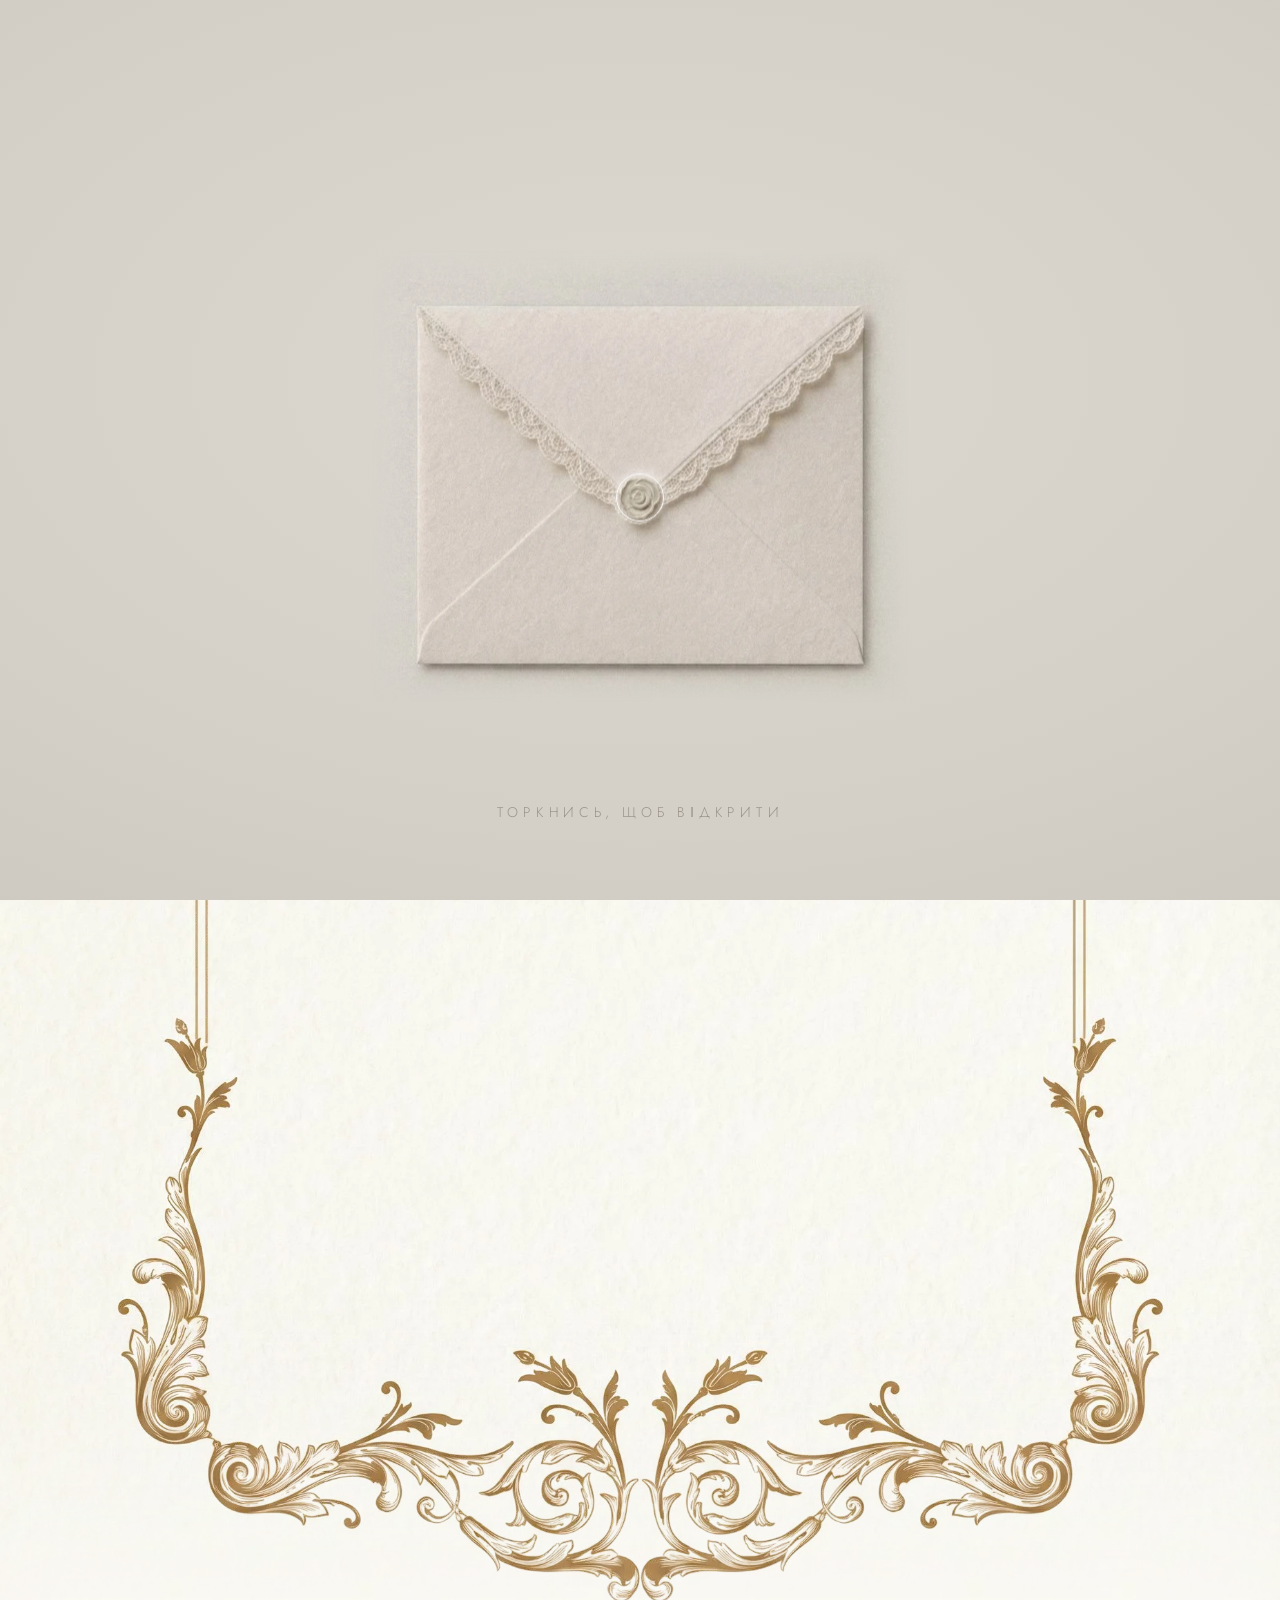
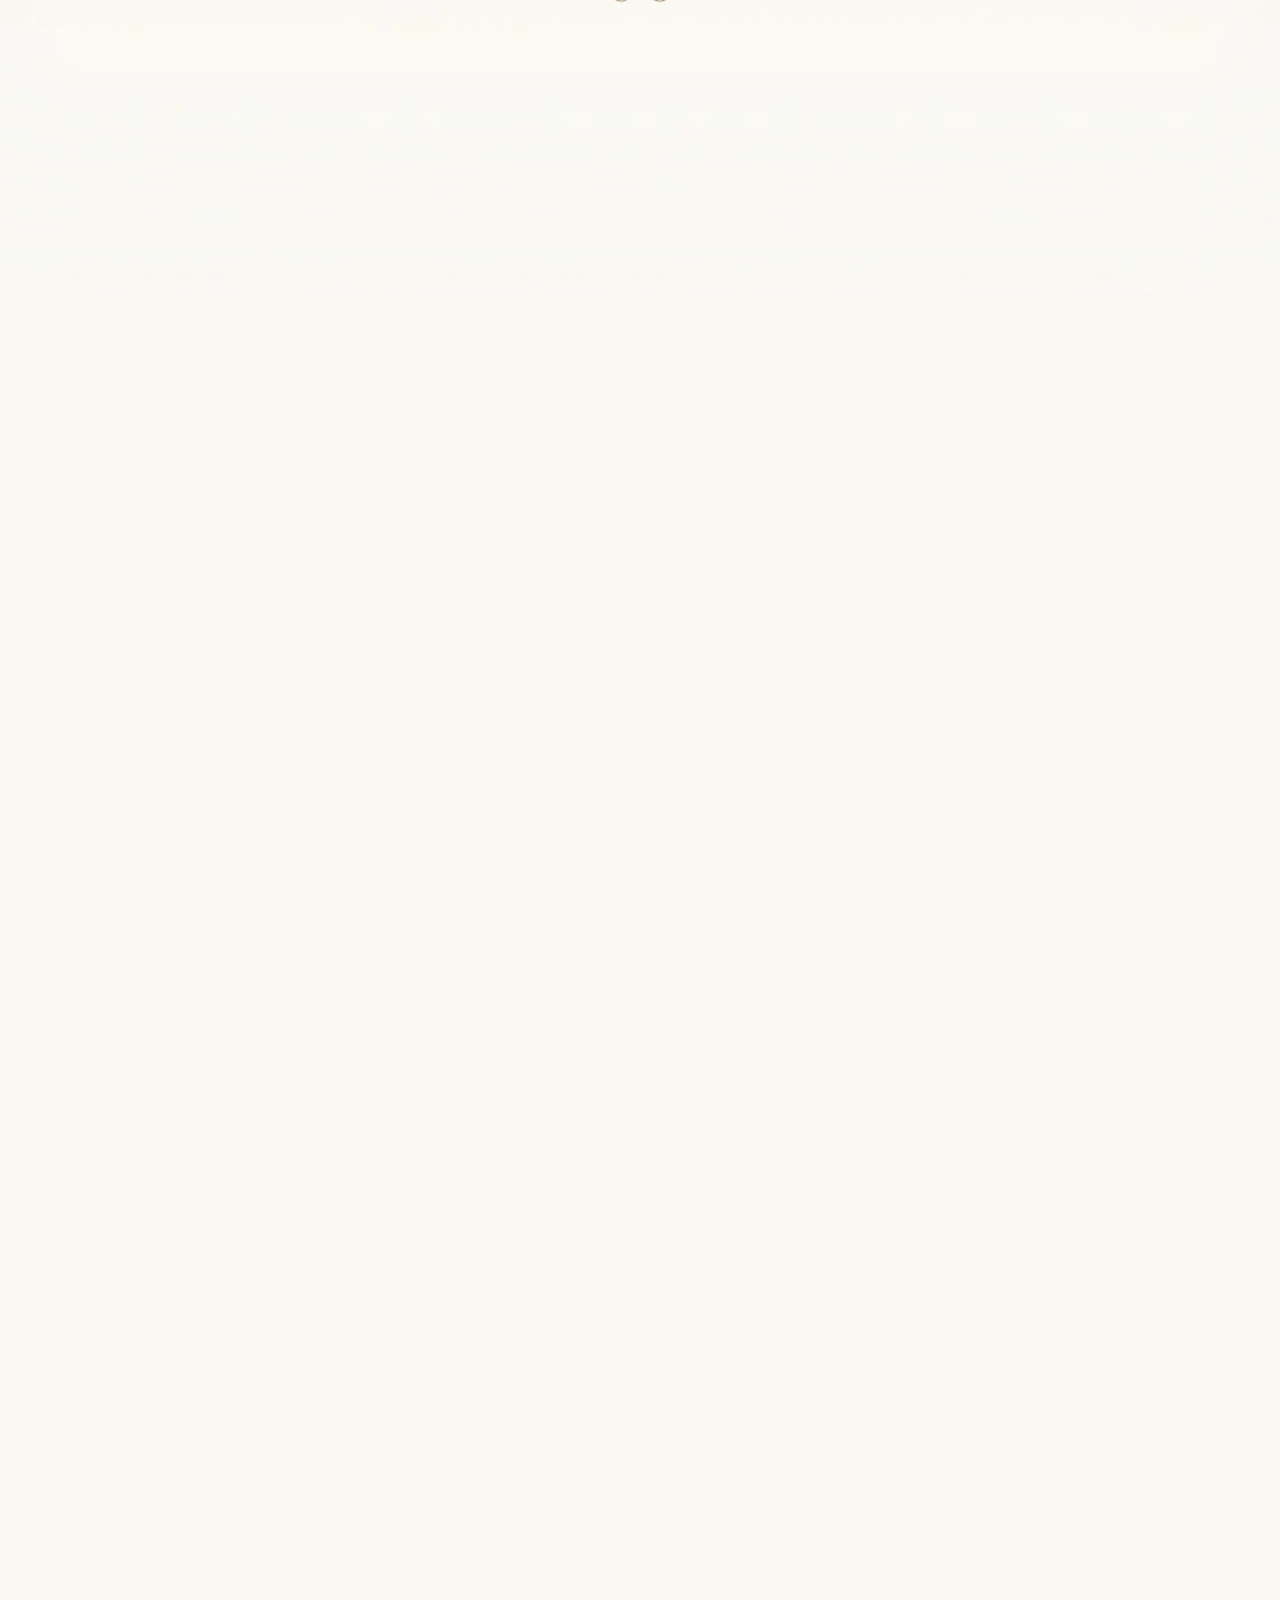
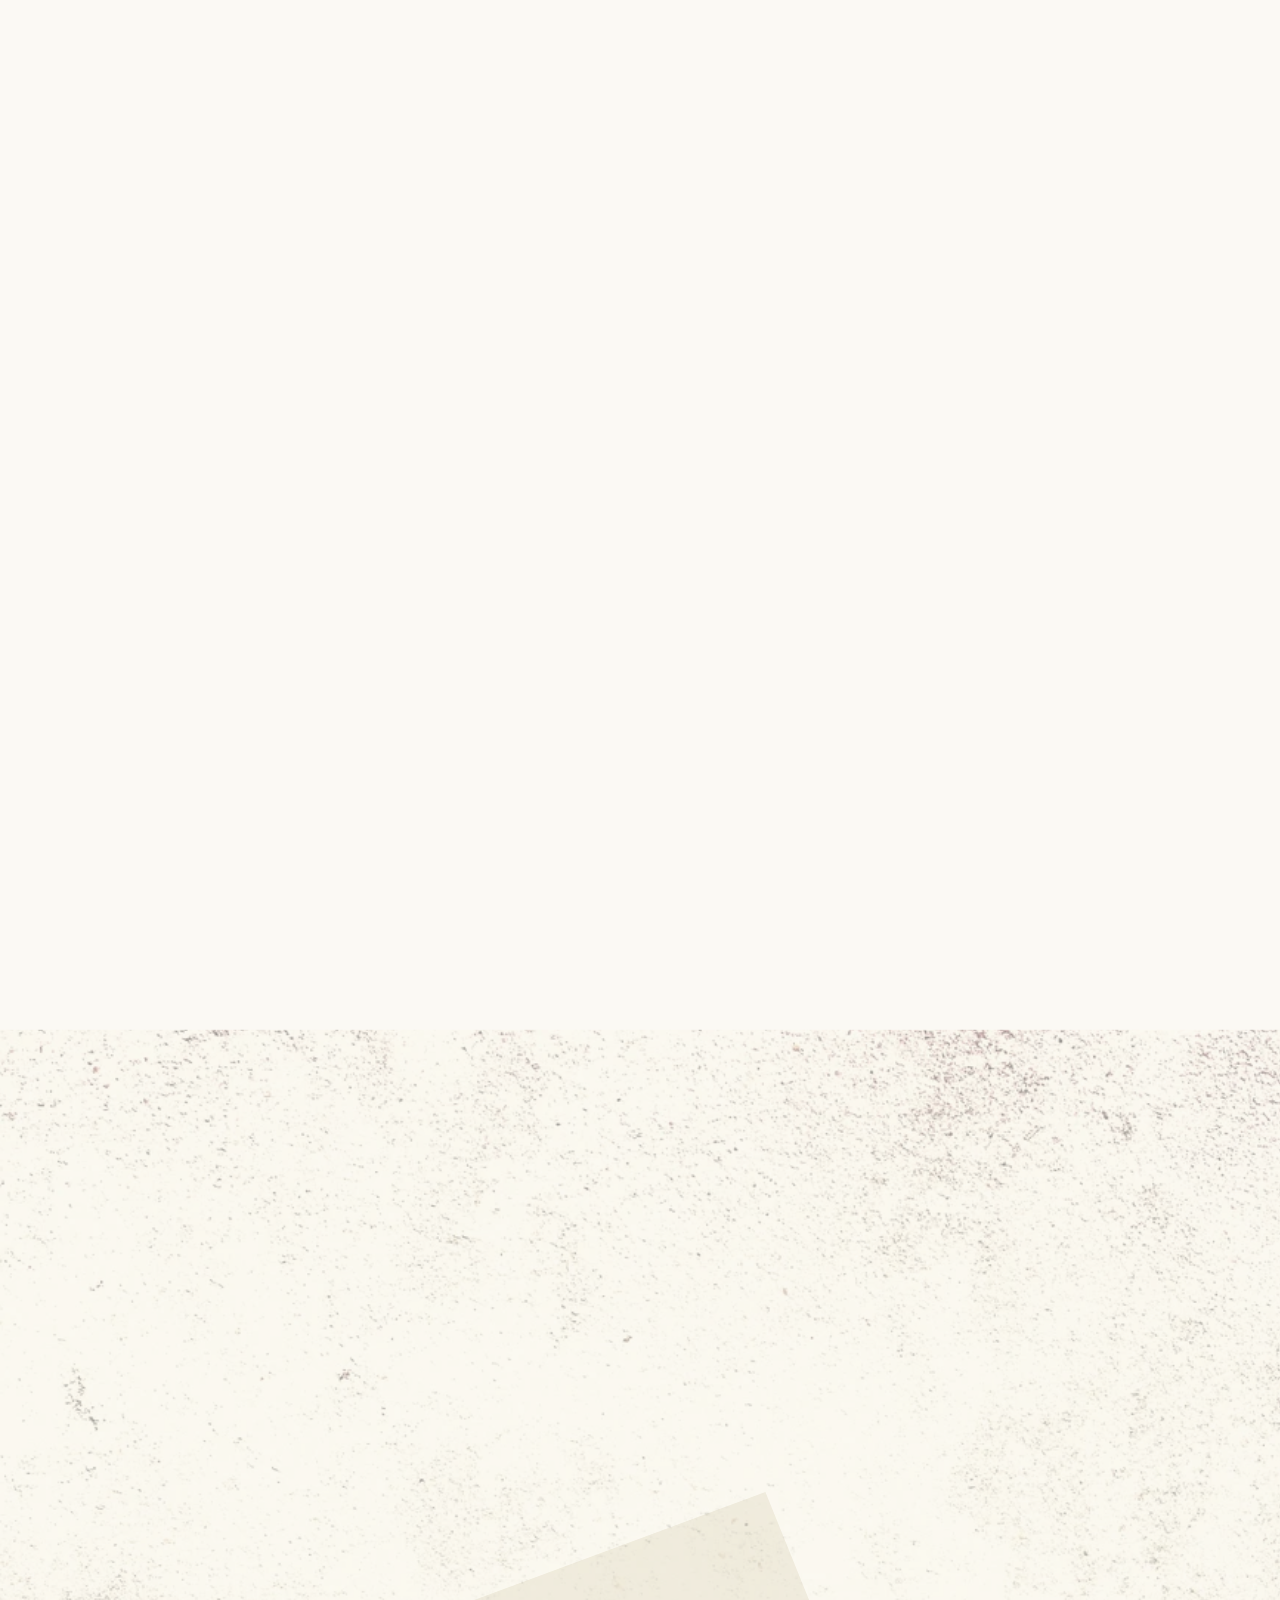
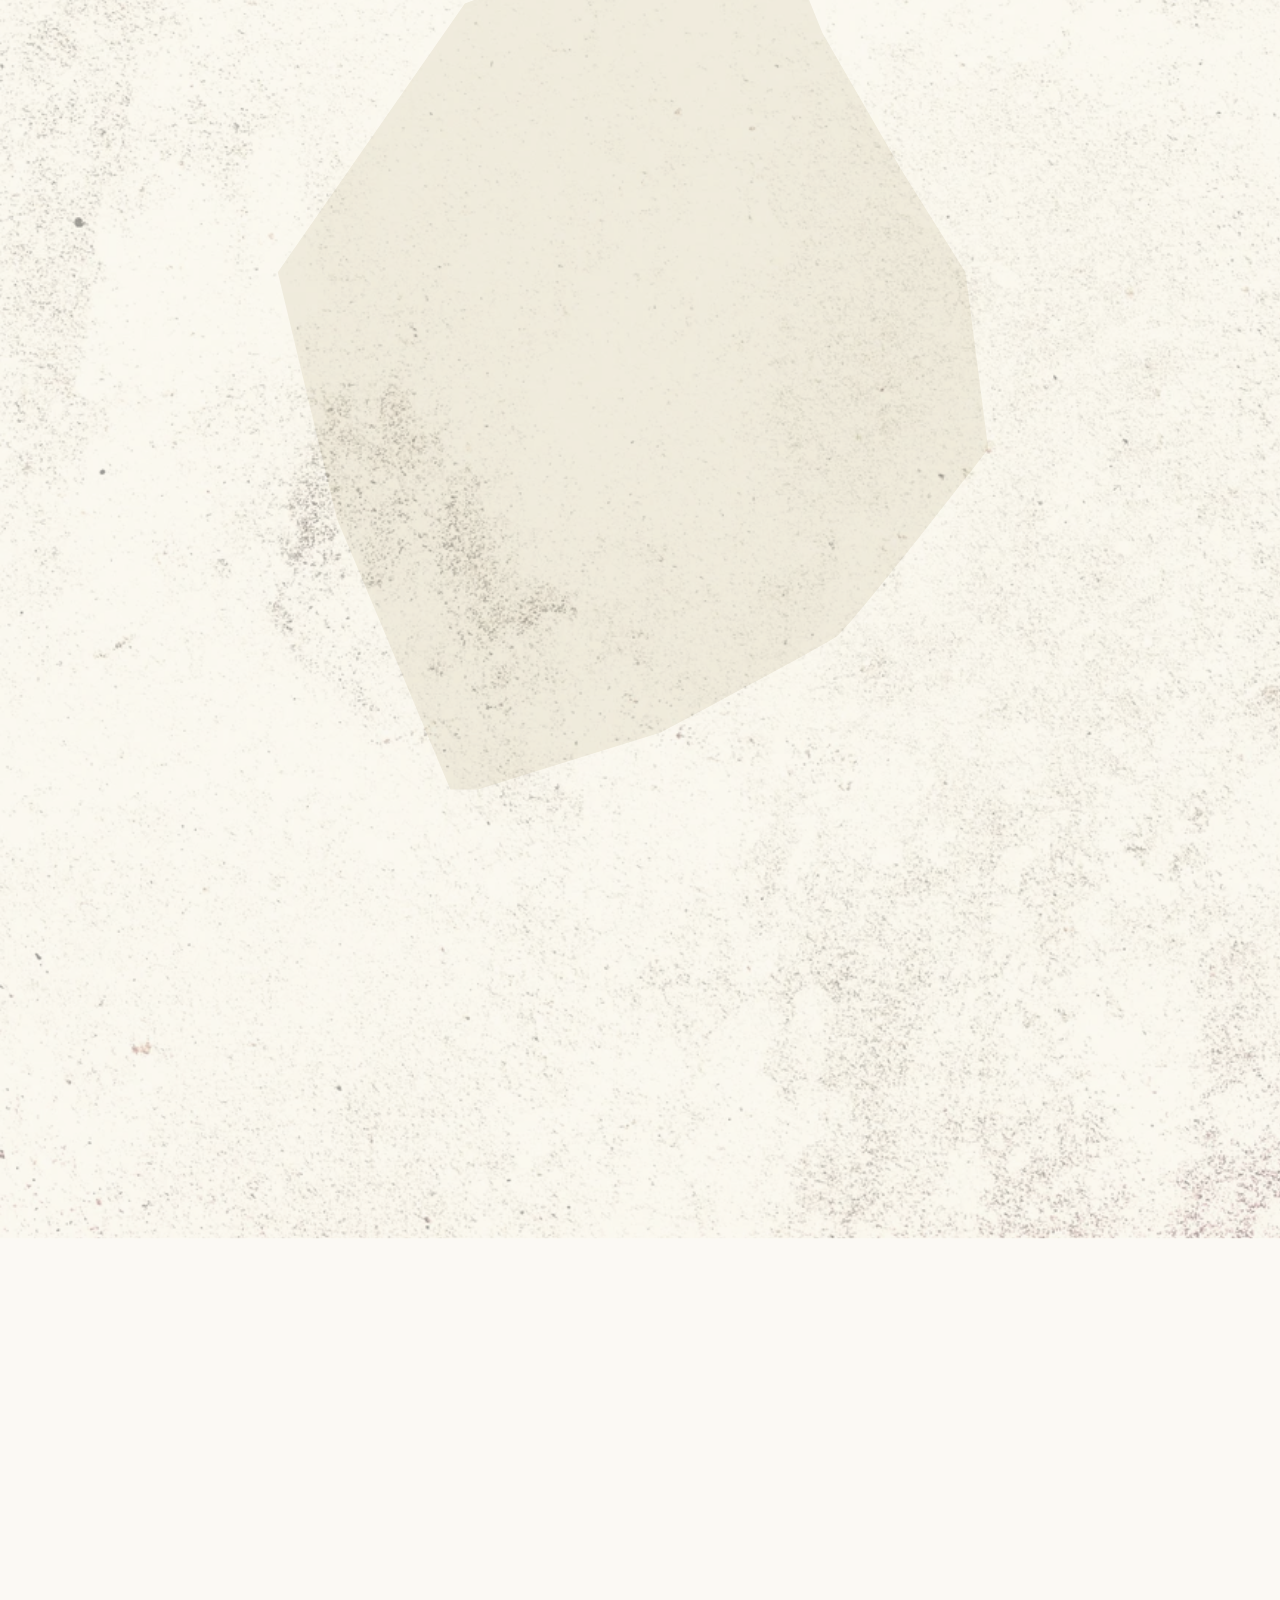
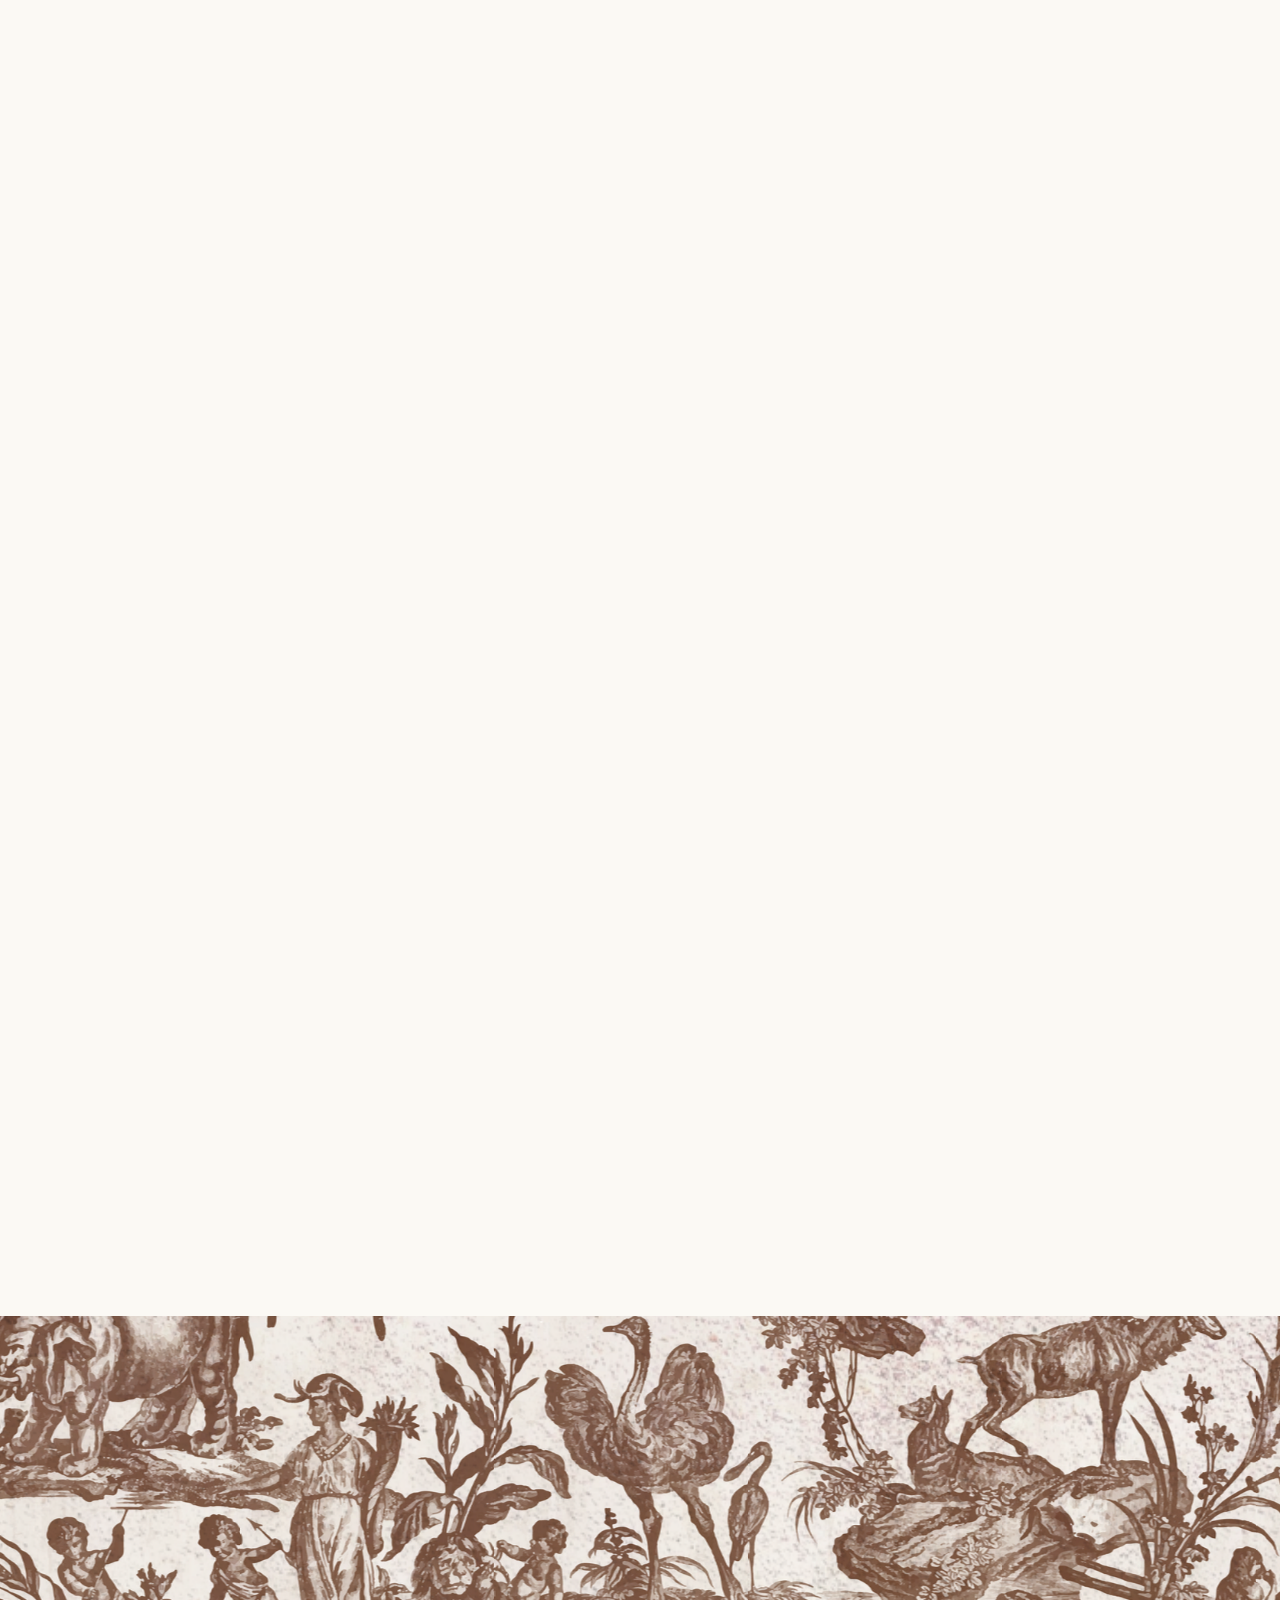
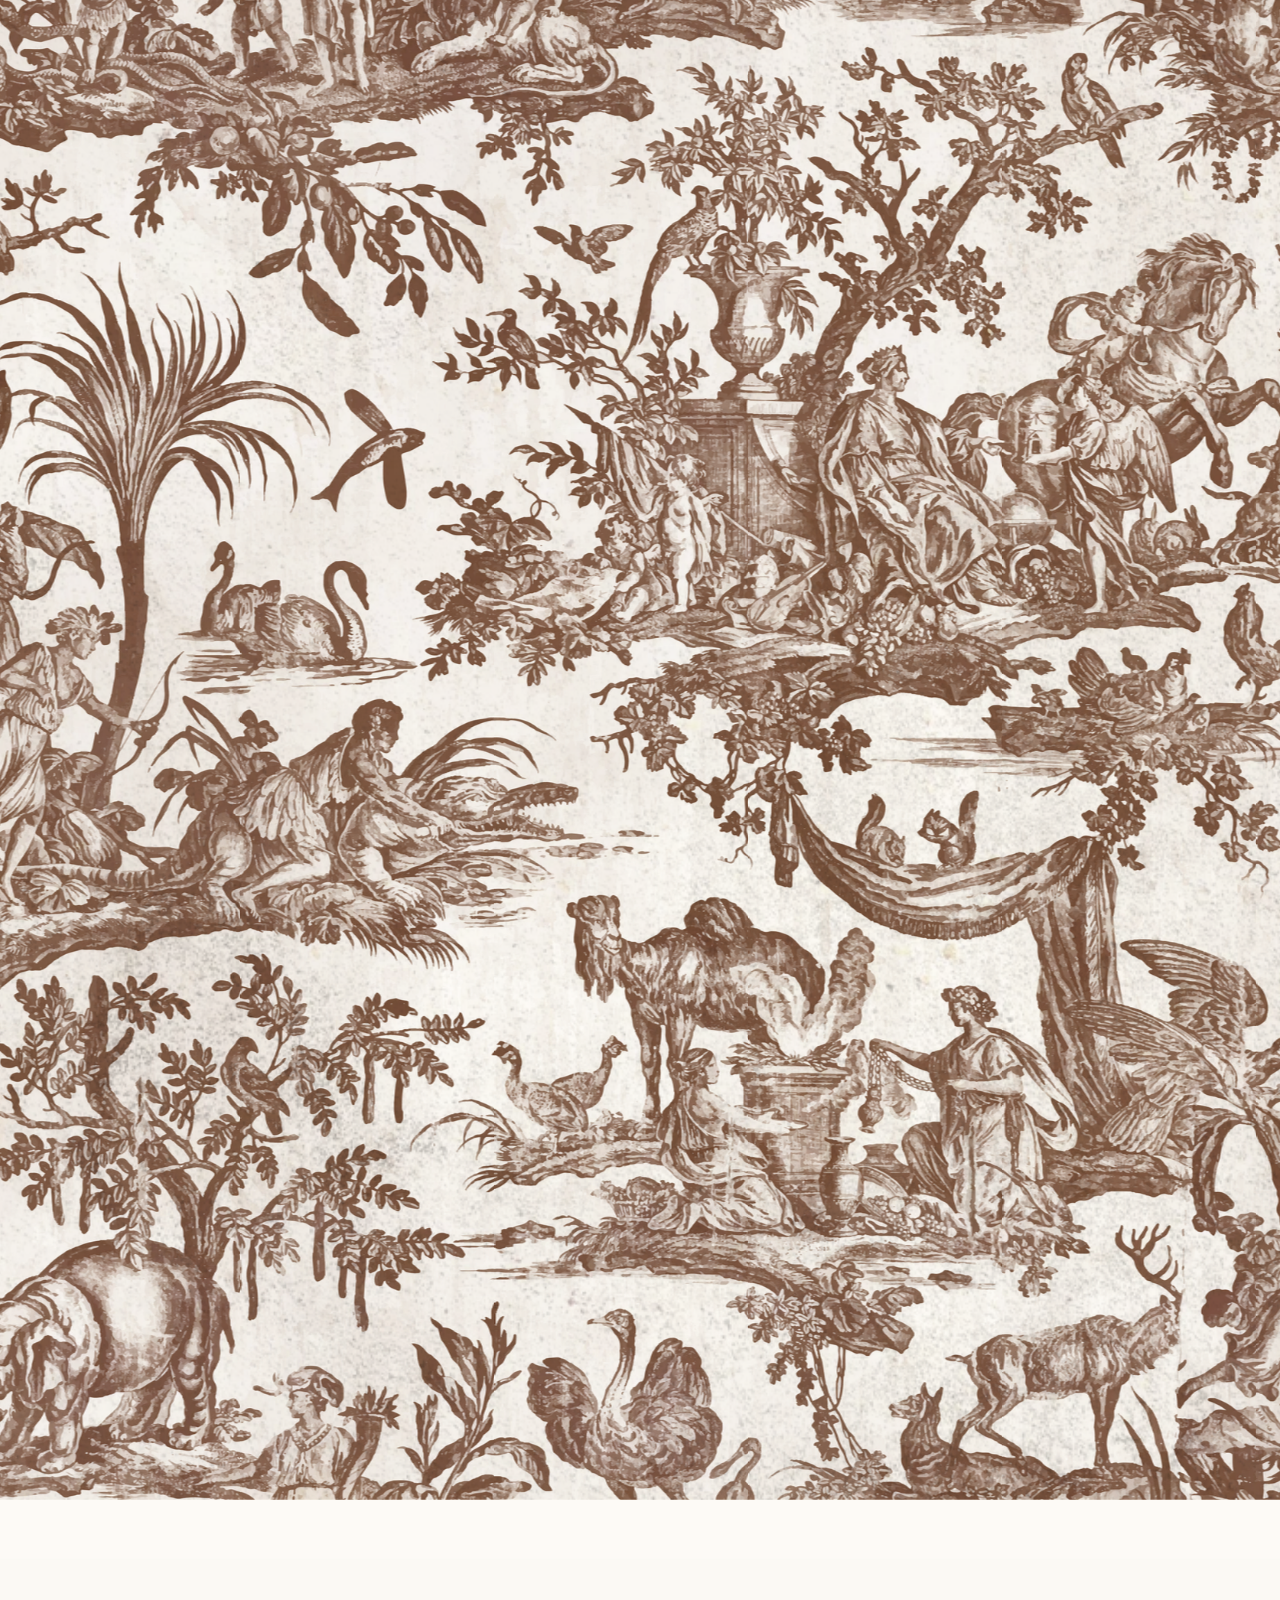
<file: gatsby/index.html>
<!doctype html>
<html lang="uk"><head><meta charset="utf-8"><meta name="viewport" content="width=device-width,initial-scale=1"><meta name="theme-color" content="#FBF9F4"><title>Valeria’s White Gatsby</title><style>html,body{margin:0;background:#fbf9f4}</style></head>
<body>
<div id="vl" style="--aw:1500px;--ah:2680px">
<div id="intro"><div class="in-stage">
<div class="env" id="env" role="button" tabindex="0" aria-label="Відкрити запрошення">
<img class="env-base" data-i="env" alt="">
<div class="env-in" id="envin"><i class="env-wall"></i><div class="env-card" id="card"><img data-i="img95" alt=""><img data-i="img161" alt=""></div></div>
<img class="env-front" data-i="env" alt="">
<i class="env-ring" id="ering"></i>
<div class="env-flap" id="flap"><i class="ff"><img data-i="env" alt=""></i><i class="fb"></i></div>
</div>
<p class="env-hint" id="hint">торкнись, щоб відкрити</p></div></div>
<div class="fly" id="fly"><img data-i="img95" alt=""><img data-i="img161" alt=""></div>
<div id="vp" style="position:relative;width:100%"><main class="page" id="page" lang="uk">
<div class="im r-plain" data-z="1" style="left:0px;top:37px;width:1236px;height:1534px;--z:1"><img data-i="img95" alt="" decoding="async" style="width:1856px;height:2304px;transform:matrix(0.66595,-0.00000,-0.00000,0.66595,0.00,-0.17)"></div>
<div class="im r-veil" data-z="2" style="left:-200px;top:1247px;width:1737px;height:665px;--z:2"><img data-i="img73" alt="" decoding="async" style="width:800px;height:289px;transform:matrix(2.29750,-0.00000,-0.00000,2.30104,-101.00,0.00)"></div>
<div class="im r-veil" data-z="3" style="left:-200px;top:0px;width:1737px;height:369px;--z:3"><img data-i="img141" alt="" decoding="async" style="width:800px;height:289px;transform:matrix(2.29750,-0.00000,-0.00000,2.30104,-101.00,-296.00)"></div>
<svg class="bigL anim" data-z="4" style="left:402px;top:7107.05px;width:1092.65px;height:923.12px" viewBox="0 0 1092.65 923.12" fill="#f8f5ee" fill-rule="nonzero" aria-hidden="true"><path d="M0 899.9zM690.4 524.4c51.9-96.2 108.5-192.5 169.9-288.7 12.3-19 49.5-69.1 111.7-150.3-5.9-3.6-13.4-5.4-22.5-5.4-44.8 0-96.3 31.9-154.5 95.7-44.8 49.1-89.9 111.9-135.5 188.3-3.9 6.8-36.2 62.2-96.8 166.4-13.1 21-43 68.3-89.8 142-106.1 167.1-202.2 250.7-288.1 250.7-62.6 0-108.9-32.9-139.1-98.6-21.3-46.8-32-99.2-32-157.5 0-83.9 20.4-170.3 61.2-259 42-91.9 95.4-162 160.4-210.3 58.6-43.6 110.3-65.4 155.1-65.4 31.3 0 56.2 10.5 74.8 31.5 7.2 7.9 16.5 24.7 27.9 50.5l49.4-11.9c41.6 0 62.3 15.5 62.3 46.4 0 14.2-4.5 21.3-13.6 21.3-4.8 0-6.7-4.1-6-12.4 0.4-4 0.8-9.3 1.2-16.1-4.7-10.7-17.4-16-38-16-32.5 0-49.3 6.9-50.5 20.8-6.7 68.9-20.8 132.9-42.2 191.9-11.5 31.3-33.1 67.3-64.7 108.1-40.1 51.5-75.3 77.3-105.8 77.3-32.1 0-48.1-22-48.1-66 0-58.2 24.9-121.2 74.8-188.9 46-62.2 96.9-108.4 152.7-138.5 5.6-2.7 8.3-6.7 8.3-11.8 0-5.2-1.7-11.5-5.3-19.1-13.9-28.9-41-43.3-81.4-43.3-46.7 0-93.7 25.7-140.8 77.2-55.9 61-102.6 131.5-140.2 211.5-41.6 88.4-62.4 169.6-62.4 243.6 0 51.1 8.7 95.9 26.1 134.3 24.6 54.3 63.4 81.4 116.5 81.4 81.2 0 179.2-94.7 294.1-284l146.7-243c85.6-140.2 161.1-233.1 226.4-278.7 35.7-24.9 68.7-37.4 99.2-37.4 13.1 0 24.8 2 35.1 5.9 42.4-44.7 71.9-66.9 88.5-66.5 11.5 0 17.3 5.1 17.3 15.4 0 8.4-3.2 13.7-9.6 16.1-6.7-0.4-18 2-33.8 7.1-18.6 11.1-33.1 24.8-43.4 41 17 26.2 25.6 46.8 25.6 61.8 0 16.2-4.4 24.4-13.1 24.4-2.8-4.4-5.6-15.9-8.3-34.5-2.8-15.8-9.1-27.9-19.1-36.2-5.9 5.9-22.3 28.5-49.3 67.7-7.5 10.7-45.7 79.4-114.6 206.2-50.7 93.1-95.5 181.6-134.3 265.6-47.9 103.7-71.9 171.1-71.9 202 0 14.6 12.9 30.5 38.6 47.5 0 10.7-6.5 16-19.6 16-25.3 0-38-27.1-38-81.4 0-40 11.1-91.5 33.3-154.4 0.3-1.6 18.8-48.4 55.2-140.3zM479.5 266.6c0-7.2-1-12.9-3-17.3-44 18.7-93.3 63.8-147.9 135.5-20.2 26.6-37.7 58.8-52.3 96.9-12.7 32.8-19 59.4-19 79.6 0 26.1 9.7 39.2 29.1 39.2 29.3 0 63.2-27.9 101.6-83.8 27.7-40.4 46.5-74.5 56.4-102.2 23.4-65.3 35.1-114.6 35.1-147.9z"/></svg>
<div class="im r-frame" data-z="5" style="left:0px;top:37px;width:1236px;height:1534px;--z:5"><img data-i="img161" alt="" decoding="async" style="width:1856px;height:2304px;transform:matrix(0.66595,-0.00000,-0.00000,0.66595,0.00,-0.17)"></div>
<svg class="tx t-disp anim" data-z="6" data-k="disp" data-hero="1" style="left:392px;top:492.82px;width:446px;height:91.95px;--c:#673f2a;--sw:1.3" viewBox="0 0 446 91.95" fill="#673f2a" fill-rule="nonzero" role="img" aria-label="Valeria’s"><g class="ln"><path class="gl" pathLength="1" d="M0 90.2zM0 2.7l0-0.9 29 0 0 0.9c-12.5 0-12 7.1-8.7 16l23.9 63c7.3-20.9 15.7-41.7 22.5-62.7 2.3-7.1 2.4-16.3-10-16.3l0-0.9 25 0 0 0.9c-5.4 0-8.4 4.7-12.1 14.5l-28.3 74.7-0.9 0-28.3-74.7c-3.9-9.7-6.7-14.5-12.1-14.5zM64 90.2z"/><path class="gl" pathLength="1" d="M69.3 72.3c0-31.1 44.8-20.9 44.8-35.5 0-7.2-8.3-10.1-15.5-10.1-8.4 0-16.5 2.9-16.5 10.3 0 3.3 2.7 4.8 3.5 4 0.9 2.7-2 5.1-5 5.1-3.8 0-6.3-3.2-6.3-7 0-8.8 10.4-13.3 24.3-13.3 10 0 23 4.2 23 11.2 0 14.2-44.5 1.3-44.5 35.8 0 9.2 5.8 16.2 14.5 16.2 9.6 0 21.7-9.8 21.7-35.5 0-2-0.2-4-1.5-4.3 0-0.6 0.9-1.3 2.3-1.3 6.5 0 7.3 6.7 7.3 13.8 0 7.9 0.1 9.2 0.1 18.6 0 7.4 4.3 9 6.7 9l0 0.9-6.3 0c-4.7 0-8.4-4.4-8.4-11l0-15.1c-3.2 15.2-9 27.8-24.5 27.8-11.4 0-19.7-8.2-19.7-19.6zM128.2 90.2z"/><path class="gl" pathLength="1" d="M130.9 90.2l0-0.9c7.6 0 8.1-6.3 8.1-23.7l0-39.3c0-17.4-0.5-23.6-8.1-23.6l0-0.9 15.7 0 0 63.8c0 17.4 0.5 23.7 8.1 23.7l0 0.9-23.8 0zM155.6 90.2z"/><path class="gl" pathLength="1" d="M191.3 91.9c-19.1 0-30.4-14.8-30.4-33 0-18.2 11.3-33.1 30.4-33.1 19 0 27.1 11.2 27 20.2-0.1 10-5.8 16-16 16-14.2 0-18.6-7.9-27.2-7.9-2.1 0-4.1 1.5-4.4 2.2l-0.3-0.1c0-3.6 3.2-7 9.3-7 9.3 0 16.2 11.7 23.2 11.7 13.1 0 13.5-34-11.8-34-18 0-22.7 19.2-22.6 31.7 0.2 16.5 9.7 30.3 25.9 30.3 7 0 18.7-3.8 23-15.2l1.3 0.6c-4.6 10.5-14.3 17.6-27.4 17.6z"/><path class="gl" pathLength="1" d="M222.2 90.2zM248.8 90.2l-23.9 0 0-0.9c7.6 0 8.1-6.3 8.1-23.7l0-13.4c0-17.5-0.5-23.7-8.1-23.7l0-0.9 10.2 0c10.2 0 21.6-1.8 31.4-1.8 7.9 0 13.7 4 13.7 10.8 0 4.7-2.5 8.6-7.6 8.6-2.4 0-4.8-1.6-4.8-4.1 2.4-0.1 4.7-3 4.7-6.6 0-4.1-3.1-7.4-9.4-7.4-5.5 0-17.4 0.9-22.5 2.5l0 36c0 17.4 0.6 23.7 8.2 23.7l0 0.9zM280.2 90.2z"/><path class="gl" pathLength="1" d="M306.7 90.2l-23.8 0 0-0.9c7.6 0 8.1-6.3 8.1-23.7l0-13.4c0-17.5-0.5-23.7-8.1-23.7l0-0.9 15.7 0 0 38c0 17.4 0.5 23.7 8.1 23.7l0 0.9zM288.4 16c0-3.3 2.7-5.9 6-5.9 3.2 0 5.9 2.6 5.9 5.9 0 3.3-2.7 5.9-5.9 5.9-3.3 0-6-2.6-6-5.9zM306.8 90.2z"/><path class="gl" pathLength="1" d="M312.1 72.3c0-31.1 44.7-20.9 44.7-35.5 0-7.2-8.3-10.1-15.5-10.1-8.4 0-16.5 2.9-16.5 10.3 0 3.3 2.7 4.8 3.5 4 0.9 2.7-2 5.1-4.9 5.1-3.8 0-6.4-3.2-6.4-7 0-8.8 10.5-13.3 24.3-13.3 10 0 23 4.2 23 11.2 0 14.2-44.4 1.3-44.4 35.8 0 9.2 5.8 16.2 14.5 16.2 9.5 0 21.6-9.8 21.6-35.5 0-2-0.2-4-1.5-4.3 0-0.6 1-1.3 2.4-1.3 6.4 0 7.2 6.7 7.2 13.8 0 7.9 0.1 9.2 0.1 18.6 0 7.4 4.4 9 6.8 9l0 0.9-6.3 0c-4.7 0-8.4-4.4-8.4-11l0-15.1c-3.2 15.2-9 27.8-24.5 27.8-11.4 0-19.7-8.2-19.7-19.6zM371 90.2zM382.2 11.8c-3.3 0-5.9-2.6-5.9-5.9 0-3.2 2.6-5.9 5.9-5.9 3.3 0 6.4 2.7 6.4 8 0 11.9-8.7 14.1-8.7 14.1l-0.1-0.9c3.8-0.9 6.5-6.7 5.1-10.5 0 0-0.8 1.1-2.7 1.1z"/><path class="gl" pathLength="1" d="M392.1 90.2zM397.4 86.6l0-10.8 0.9 0c0 4.1 7.5 15.5 21.4 15.3 9.6-0.2 19.1-5.9 19.1-16 0-18.7-40.2-9.1-40.2-33.9 0-8.3 7.4-15.4 21.8-15.4 14.9 0 21.9 6.2 21.9 6.2l0 10.4-0.4 0c-3.4-10.1-11.2-15.7-20.7-15.7-11.1 0-17.5 6.2-17.5 12.8 0 18.3 42.3 9.9 42.3 34.4 0 13-12.6 18-26.3 18-9.4 0-16.7-1.7-22.3-5.3z"/></g></svg>
<svg class="tx t-disp anim" data-z="7" data-k="disp" style="left:273.18px;top:14996.82px;width:689.6px;height:247.87px;--c:#673f2a;--sw:1.8" viewBox="0 0 689.6 247.87" fill="#673f2a" fill-rule="nonzero" role="img" aria-label="Valeria’s White Gatsby"><g class="ln"><path class="gl" pathLength="1" d="M120.1 90.2zM120.1 2.7l0-0.9 29 0 0 0.9c-12.5 0-12.1 7.1-8.7 16l23.9 63c7.3-20.9 15.6-41.7 22.4-62.7 2.3-7.1 2.5-16.3-10-16.3l0-0.9 25 0 0 0.9c-5.3 0-8.4 4.7-12.1 14.5l-28.3 74.7-0.8 0-28.3-74.7c-3.9-9.7-6.8-14.5-12.1-14.5zM184.1 90.2z"/><path class="gl" pathLength="1" d="M189.4 72.3c0-31.1 44.7-20.9 44.7-35.5 0-7.2-8.3-10.1-15.5-10.1-8.4 0-16.5 2.9-16.5 10.3 0 3.3 2.8 4.8 3.5 4 0.9 2.7-2 5.1-4.9 5.1-3.8 0-6.4-3.2-6.4-7 0-8.8 10.5-13.3 24.3-13.3 10 0 23 4.2 23 11.2 0 14.2-44.4 1.3-44.4 35.8 0 9.2 5.8 16.2 14.5 16.2 9.5 0 21.6-9.8 21.6-35.5 0-2-0.2-4-1.5-4.3 0-0.6 1-1.3 2.4-1.3 6.5 0 7.3 6.7 7.3 13.8 0 7.9 0 9.2 0 18.6 0 7.4 4.4 9 6.8 9l0 0.9-6.3 0c-4.7 0-8.4-4.4-8.4-11l0-15.1c-3.2 15.2-9 27.8-24.5 27.8-11.4 0-19.7-8.2-19.7-19.6zM248.3 90.2z"/><path class="gl" pathLength="1" d="M250.9 90.2l0-0.9c7.6 0 8.2-6.3 8.2-23.7l0-39.3c0-17.4-0.6-23.6-8.2-23.6l0-0.9 15.8 0 0 63.8c0 17.4 0.5 23.7 8.1 23.7l0 0.9-23.9 0zM275.7 90.2z"/><path class="gl" pathLength="1" d="M311.3 91.9c-19 0-30.3-14.8-30.3-33 0-18.2 11.3-33.1 30.3-33.1 19 0 27.2 11.2 27.1 20.2-0.1 10-5.9 16-16 16-14.3 0-18.6-7.9-27.3-7.9-2.1 0-4 1.5-4.3 2.2l-0.4-0.1c0-3.6 3.2-7 9.3-7 9.3 0 16.2 11.7 23.3 11.7 13.1 0 13.4-34-11.9-34-17.9 0-22.7 19.2-22.5 31.7 0.2 16.5 9.6 30.3 25.9 30.3 7 0 18.6-3.8 23-15.2l1.2 0.6c-4.6 10.5-14.2 17.6-27.4 17.6z"/><path class="gl" pathLength="1" d="M342.3 90.2zM368.8 90.2l-23.9 0 0-0.9c7.6 0 8.2-6.3 8.2-23.7l0-13.4c0-17.5-0.6-23.7-8.2-23.7l0-0.9 10.3 0c10.2 0 21.6-1.8 31.4-1.8 7.9 0 13.7 4 13.7 10.8 0 4.7-2.6 8.6-7.6 8.6-2.5 0-4.9-1.6-4.9-4.1 2.5-0.1 4.8-3 4.8-6.6 0-4.1-3.1-7.4-9.5-7.4-5.4 0-17.4 0.9-22.4 2.5l0 36c0 17.4 0.5 23.7 8.1 23.7l0 0.9zM400.3 90.2z"/><path class="gl" pathLength="1" d="M426.8 90.2l-23.9 0 0-0.9c7.6 0 8.2-6.3 8.2-23.7l0-13.4c0-17.5-0.6-23.7-8.2-23.7l0-0.9 15.8 0 0 38c0 17.4 0.5 23.7 8.1 23.7l0 0.9zM408.5 16c0-3.3 2.6-5.9 5.9-5.9 3.3 0 5.9 2.6 5.9 5.9 0 3.3-2.6 5.9-5.9 5.9-3.3 0-5.9-2.6-5.9-5.9zM426.8 90.2z"/><path class="gl" pathLength="1" d="M432.1 72.3c0-31.1 44.8-20.9 44.8-35.5 0-7.2-8.4-10.1-15.5-10.1-8.4 0-16.5 2.9-16.5 10.3 0 3.3 2.7 4.8 3.5 4 0.9 2.7-2 5.1-5 5.1-3.8 0-6.3-3.2-6.3-7 0-8.8 10.4-13.3 24.3-13.3 10 0 23 4.2 23 11.2 0 14.2-44.5 1.3-44.5 35.8 0 9.2 5.8 16.2 14.5 16.2 9.6 0 21.7-9.8 21.7-35.5 0-2-0.2-4-1.5-4.3 0-0.6 0.9-1.3 2.3-1.3 6.5 0 7.3 6.7 7.3 13.8 0 7.9 0.1 9.2 0.1 18.6 0 7.4 4.3 9 6.7 9l0 0.9-6.3 0c-4.7 0-8.4-4.4-8.4-11l0-15.1c-3.2 15.2-9 27.8-24.5 27.8-11.4 0-19.7-8.2-19.7-19.6zM491 90.2zM502.2 11.8c-3.2 0-5.9-2.6-5.9-5.9 0-3.2 2.7-5.9 5.9-5.9 3.3 0 6.4 2.7 6.4 8 0 11.9-8.7 14.1-8.7 14.1l0-0.9c3.8-0.9 6.4-6.7 5.1-10.5 0 0-0.8 1.1-2.8 1.1z"/><path class="gl" pathLength="1" d="M512.1 90.2zM517.4 86.6l0-10.8 0.9 0c0 4.1 7.5 15.5 21.4 15.3 9.6-0.2 19.2-5.9 19.2-16 0-18.7-40.2-9.1-40.2-33.9 0-8.3 7.3-15.4 21.7-15.4 15 0 21.9 6.2 21.9 6.2l0 10.4-0.3 0c-3.5-10.1-11.2-15.7-20.7-15.7-11.1 0-17.5 6.2-17.5 12.8 0 18.3 42.3 9.9 42.3 34.4 0 13-12.7 18-26.4 18-9.4 0-16.6-1.7-22.3-5.3z"/></g><g class="ln"><path class="gl" pathLength="1" d="M0 211.2zM0 123.7l0-0.9 29 0 0 0.9c-12.5 0-12 7.1-8.7 16l23.9 63c4.6-13 9.6-26 14.3-39.1l-9.6-25.4c-3.9-9.7-6.7-14.5-12.1-14.5l0-0.9 44.9 0 0 0.9c-5.4 0-8.4 4.7-12.1 14.5l-6.6 17.3 18 47.2c7.3-20.9 15.6-41.7 22.4-62.7 2.3-7.1 2.5-16.3-10-16.3l0-0.9 25.1 0 0 0.9c-5.4 0-8.4 4.7-12.1 14.5l-28.3 74.7-0.9 0-18-47.3-17.9 47.3-0.9 0-28.3-74.7c-3.9-9.7-6.7-14.5-12.1-14.5zM61 123.7c-8.5 0-6.8 8.4-3.9 16l5.1 13.5c1.5-4.4 3-8.8 4.5-13.2 2-6.1 4.6-16.3-5.7-16.3zM116.7 211.2z"/><path class="gl" pathLength="1" d="M119.3 210.3c7.6 0 8.2-6.3 8.2-23.7l0-39.3c0-17.4-0.6-23.6-8.2-23.6l0-0.9 15.8 0 0 25.5c3.2 0 13.8-1.5 17.7-1.5 7.8 0 23.6 1.2 23.6 19.7l0 20.1c0 17.4 0.5 23.7 8.1 23.7l0 0.9-23.9 0 0-0.9c7.6 0 8.2-6.3 8.2-23.7 0-2.7-0.1-18.2-0.1-18.2 0-19.8-13.9-20.3-19.9-20.3-4.5 0-9.5 1-13.7 2.5l0 36c0 17.4 0.5 23.7 8.1 23.7l0 0.9-23.9 0 0-0.9zM184.5 211.2z"/><path class="gl" pathLength="1" d="M211 211.2l-23.8 0 0-0.9c7.6 0 8.1-6.3 8.1-23.7l0-13.4c0-17.5-0.5-23.7-8.1-23.7l0-0.9 15.7 0 0 38c0 17.4 0.5 23.7 8.1 23.7l0 0.9zM192.7 137c0-3.3 2.7-5.9 6-5.9 3.2 0 5.9 2.6 5.9 5.9 0 3.3-2.7 5.9-5.9 5.9-3.3 0-6-2.6-6-5.9zM211.1 211.2z"/><path class="gl" pathLength="1" d="M212.8 148.6c14.8 0 14.9-15.4 14.9-21.4l0.9 0 0 21.4 6.7 0 0 0.9-6.7 0 0 42.4c0 13.8-0.6 18.6 2.8 18.6 2.7 0 5.1-4.2 5.1-4.2l0.9 0.5c-2.3 3.8-5.2 6.1-9.7 6.1-5.1 0-6.7-4-6.7-9.9l0-53.5-8.2 0 0-0.9zM237.4 211.2z"/><path class="gl" pathLength="1" d="M273.1 212.9c-19 0-30.4-14.8-30.4-33 0-18.2 11.4-33.1 30.4-33.1 19 0 27.1 11.2 27 20.2-0.1 10-5.8 16-16 16-14.2 0-18.6-7.9-27.2-7.9-2.1 0-4.1 1.5-4.3 2.2l-0.4-0.1c0-3.6 3.2-7 9.3-7 9.3 0 16.2 11.7 23.2 11.7 13.1 0 13.5-34-11.8-34-18 0-22.7 19.2-22.6 31.7 0.2 16.5 9.7 30.3 25.9 30.3 7 0 18.7-3.8 23-15.2l1.3 0.6c-4.6 10.5-14.3 17.6-27.4 17.6z"/><path class="gl" pathLength="1" d="M333.2 211.2zM338.5 167c0-26.5 17.3-46 39.3-46 10.9 0 18.4 1.8 25.2 4.1l0 11.8-0.9 0c0 0-5.3-14.8-24.3-14.8-18.3 0-31.4 19.1-31.4 44.9 0 25.8 14.4 44.9 31.4 44.9 15.6 0 22.3-13.5 22.3-16.7l0-12.5c0-17.2-16.7-14.7-28.5-14.7-6.5 0-11.5-0.8-11.5-6 0-7.5 8.1-11.1 13.4-11.1 13.2 0 20.4 8 31.8 8 6.2 0 6.5-2.6 6.5-2.6 1.4 5.5-3.5 8.6-8.9 8.6-10.7 0-22.6-8.4-31.3-8.4-5.5 0-10.6 1.8-10.6 6 0 5.9 10.8 4.5 22 4.5 12.1 0 24.7 1.6 24.7 15.7l0 12.7c-6.7 11.2-17.2 17.5-29.9 17.5-22 0-39.3-19.4-39.3-45.9zM412.8 211.2z"/><path class="gl" pathLength="1" d="M418.1 193.3c0-31.1 44.8-20.9 44.8-35.5 0-7.2-8.3-10.1-15.5-10.1-8.4 0-16.5 2.9-16.5 10.3 0 3.3 2.7 4.8 3.5 4 0.9 2.7-2 5.1-4.9 5.1-3.8 0-6.4-3.2-6.4-7 0-8.8 10.4-13.3 24.3-13.3 10 0 23 4.2 23 11.2 0 14.2-44.5 1.3-44.5 35.8 0 9.2 5.9 16.2 14.5 16.2 9.6 0 21.7-9.8 21.7-35.5 0-2-0.2-4-1.5-4.3 0-0.6 0.9-1.3 2.4-1.3 6.4 0 7.2 6.7 7.2 13.8 0 7.9 0.1 9.2 0.1 18.6 0 7.4 4.3 9 6.7 9l0 0.9-6.3 0c-4.6 0-8.4-4.4-8.4-11l0-15.1c-3.1 15.2-9 27.8-24.4 27.8-11.5 0-19.8-8.2-19.8-19.6zM477 211.2z"/><path class="gl" pathLength="1" d="M478.8 148.6c14.8 0 14.8-15.4 14.8-21.4l0.9 0 0 21.4 6.8 0 0 0.9-6.8 0 0 42.4c0 13.8-0.5 18.6 2.9 18.6 2.7 0 5.1-4.2 5.1-4.2l0.9 0.5c-2.3 3.8-5.2 6.1-9.8 6.1-5 0-6.7-4-6.7-9.9l0-53.5-8.1 0 0-0.9zM503.4 211.2z"/><path class="gl" pathLength="1" d="M508.7 207.6l0-10.8 0.9 0c0 4.1 7.5 15.5 21.4 15.3 9.6-0.2 19.2-5.9 19.2-16 0-18.7-40.3-9.1-40.3-33.9 0-8.3 7.4-15.4 21.8-15.4 14.9 0 21.9 6.2 21.9 6.2l0 10.4-0.3 0c-3.5-10.1-11.3-15.7-20.7-15.7-11.2 0-17.5 6.2-17.5 12.8 0 18.3 42.2 9.9 42.2 34.4 0 13-12.6 18-26.3 18-9.4 0-16.6-1.7-22.3-5.3z"/><path class="gl" pathLength="1" d="M560.9 211.2zM591.2 211.2l-27.7 0 0-0.9c7.6 0 8.1-6.3 8.1-23.7l0-39.3c0-17.4-0.5-23.6-8.1-23.6l0-0.9 15.8 0 0 36.1c5.3-7.9 12.7-12.1 21.4-12.1 14.8 0 25.9 10.4 25.9 27.4 0 23.5-15 37-35.4 37zM579.3 172.5l0 35.4c3 1.4 6.3 2.4 10.8 2.4 15.1 0 28.9-14.9 28.9-34.2 0-19.9-11.6-27.2-22.1-27.2-9.1 0-17.6 6.2-17.6 23.6zM624.9 211.2z"/><path class="gl" pathLength="1" d="M624.9 149.5l0-0.9 10.9 0c3.9 0 6.3 3.6 7.4 7.1 4.7 15.2 7.6 25.3 13.1 42.5 1.6 4.9 3.9 7.3 6.4 7.7 4.5-14.2 8.3-26 11.6-37.2 2-7.1 3.9-19.2-6-19.2l-2 0 0-0.9 23.3 0 0 0.9-1.5 0c-6.1 0-10.4 11.8-12.1 17.2-4.3 13.9-8.7 28.2-14.4 46.2-2.4 6.9-12.4 35-20.4 35l-11.9 0 0-0.9c10.8 0 26.8-19.6 31.2-34.1-2.3 0-8-1.9-12.2-14.7-4.7-14.6-7.4-24.2-11.1-36.1-1.7-5.4-3.8-12.6-10.2-12.6l-2.1 0z"/></g></svg>
<div class="tx t-disp" data-z="8" data-k="disp" role="img" aria-label="1920s White Gatsby Glam" style="left:284.57px;top:6117.82px;width:664.09px;height:247.87px"><div class="tl" style="left:4.48px;top:-10px;width:653.31px;height:111.95px"><i class="bl anim" data-h="111.95" style="background-position:-0px -480px"></i></div><div class="tl" style="left:-10px;top:111px;width:684.09px;height:146.87px"><i class="bl anim" data-h="146.87" style="background-position:-0px -330px"></i></div></div>
<div class="tx t-disp" data-z="9" data-k="disp" role="img" aria-label="Привіт, любі мої!" style="left:286px;top:1741.9px;width:658.41px;height:84.96px"><div class="tl" style="left:-10px;top:-10px;width:678.41px;height:104.96px"><i class="bl anim" data-h="104.96" style="background-position:-0px -594px"></i></div></div>
<div class="tx t-disp" data-z="10" data-k="disp" role="img" aria-label="Атмосфера вечора" style="left:227px;top:14258.69px;width:777.62px;height:88.41px"><div class="tl" style="left:-10px;top:-10px;width:797.62px;height:108.41px"><i class="bl anim" data-h="108.41" style="background-position:-656px -480px"></i></div></div>
<div class="tx t-disp" data-z="11" data-k="disp" role="img" aria-label="Леді:" style="left:523px;top:7052.69px;width:186.07px;height:85.32px"><div class="tl" style="left:-10px;top:-10px;width:206.07px;height:105.32px"><i class="bl anim" data-h="105.32" style="background-position:-682px -594px"></i></div></div>
<div class="tx t-disp" data-z="12" data-k="disp" role="img" aria-label="Кавалери:" style="left:413px;top:9875.11px;width:406.5px;height:82.75px"><div class="tl" style="left:-10px;top:-10px;width:426.5px;height:102.75px"><i class="bl anim" data-h="102.75" style="background-position:-892px -594px"></i></div></div>
<svg class="tx t-disp anim" data-z="13" data-k="disp" data-hero="1" style="left:394px;top:898.54px;width:300.47px;height:90.18px;--c:#673f2a;--sw:1.3" viewBox="0 0 300.47 90.18" fill="#673f2a" fill-rule="nonzero" role="img" aria-label="White"><g class="ln"><path class="gl" pathLength="1" d="M0 88.4zM0 0.9l0-0.9 29 0 0 0.9c-12.5 0-12 7.1-8.7 16.1l23.9 62.9c4.6-13 9.6-26 14.3-39.1l-9.6-25.3c-3.9-9.8-6.7-14.6-12.1-14.6l0-0.9 44.9 0 0 0.9c-5.4 0-8.4 4.8-12.1 14.6l-6.6 17.2 18 47.2c7.3-20.8 15.6-41.7 22.4-62.7 2.3-7 2.5-16.3-10-16.3l0-0.9 25.1 0 0 0.9c-5.4 0-8.4 4.8-12.1 14.6l-28.3 74.7-0.9 0-18-47.4-17.9 47.4-0.9 0-28.3-74.7c-3.9-9.8-6.7-14.6-12.1-14.6zM61 1c-8.5 0-6.8 8.4-3.9 16l5.1 13.4c1.5-4.3 3-8.7 4.5-13.2 2-6.1 4.6-16.2-5.7-16.2zM116.7 88.4z"/><path class="gl" pathLength="1" d="M119.3 87.5c7.6 0 8.2-6.3 8.2-23.7l0-39.2c0-17.4-0.6-23.7-8.2-23.7l0-0.9 15.8 0 0 25.6c3.2 0 13.8-1.6 17.7-1.6 7.8 0 23.6 1.2 23.6 19.8l0 20c0 17.4 0.5 23.7 8.1 23.7l0 0.9-23.9 0 0-0.9c7.6 0 8.2-6.3 8.2-23.7 0-2.6-0.1-18.2-0.1-18.2 0-19.8-13.9-20.3-19.9-20.3-4.5 0-9.5 1-13.7 2.5l0 36c0 17.4 0.5 23.7 8.1 23.7l0 0.9-23.9 0 0-0.9zM184.5 88.4z"/><path class="gl" pathLength="1" d="M211 88.4l-23.8 0 0-0.9c7.6 0 8.1-6.3 8.1-23.7l0-13.4c0-17.4-0.5-23.7-8.1-23.7l0-0.9 15.7 0 0 38c0 17.4 0.5 23.7 8.1 23.7l0 0.9zM192.7 14.2c0-3.2 2.7-5.9 6-5.9 3.2 0 5.9 2.7 5.9 5.9 0 3.3-2.7 6-5.9 6-3.3 0-6-2.7-6-6zM211.1 88.4z"/><path class="gl" pathLength="1" d="M212.8 25.8c14.8 0 14.9-15.4 14.9-21.4l0.9 0 0 21.4 6.7 0 0 0.9-6.7 0 0 42.4c0 13.8-0.6 18.6 2.8 18.6 2.7 0 5.1-4.2 5.1-4.2l0.9 0.5c-2.3 3.8-5.2 6.2-9.7 6.2-5.1 0-6.7-4.1-6.7-9.9l0-53.6-8.2 0 0-0.9zM237.4 88.4z"/><path class="gl" pathLength="1" d="M273.1 90.2c-19 0-30.4-14.9-30.4-33.1 0-18.2 11.4-33.1 30.4-33.1 19 0 27.1 11.3 27 20.2-0.1 10-5.8 16-16 16-14.2 0-18.6-7.9-27.2-7.9-2.1 0-4.1 1.5-4.3 2.2l-0.4 0c0-3.7 3.2-7.1 9.3-7.1 9.3 0 16.2 11.7 23.2 11.7 13.1 0 13.5-34-11.8-34-18 0-22.7 19.3-22.6 31.7 0.2 16.5 9.7 30.4 25.9 30.4 7 0 18.7-3.8 23-15.2l1.3 0.5c-4.6 10.5-14.3 17.7-27.4 17.7z"/></g></svg>
<svg class="tx t-disp anim" data-z="14" data-k="disp" data-hero="1" style="left:485.36px;top:1004px;width:356.41px;height:126.87px;--c:#673f2a;--sw:1.3" viewBox="0 0 356.41 126.87" fill="#673f2a" fill-rule="nonzero" role="img" aria-label="Gatsby"><g class="ln"><path class="gl" pathLength="1" d="M0 90.2zM5.3 46c0-26.5 17.3-46 39.3-46 10.9 0 18.4 1.8 25.2 4.1l0 11.8-0.8 0c0 0-5.4-14.8-24.4-14.8-18.3 0-31.3 19.1-31.3 44.9 0 25.8 14.3 44.9 31.3 44.9 15.6 0 22.3-13.5 22.3-16.7l0-12.5c0-17.2-16.7-14.7-28.5-14.7-6.5 0-11.5-0.8-11.5-6 0-7.5 8.1-11.1 13.4-11.1 13.2 0 20.4 8 31.8 8 6.2 0 6.5-2.6 6.5-2.6 1.4 5.5-3.5 8.6-8.9 8.6-10.6 0-22.6-8.4-31.3-8.4-5.5 0-10.6 1.8-10.6 6 0 5.9 10.8 4.5 22 4.5 12.1 0 24.7 1.6 24.7 15.7l0 12.7c-6.7 11.2-17.2 17.5-29.9 17.5-22 0-39.3-19.4-39.3-45.9zM79.6 90.2z"/><path class="gl" pathLength="1" d="M85 72.3c0-31.1 44.7-20.9 44.7-35.5 0-7.2-8.3-10.1-15.5-10.1-8.4 0-16.5 2.9-16.5 10.3 0 3.3 2.7 4.8 3.5 4 0.9 2.7-2 5.1-4.9 5.1-3.8 0-6.4-3.2-6.4-7 0-8.8 10.4-13.3 24.3-13.3 10 0 23 4.2 23 11.2 0 14.2-44.5 1.3-44.5 35.8 0 9.2 5.9 16.2 14.5 16.2 9.6 0 21.7-9.8 21.7-35.5 0-2-0.2-4-1.5-4.3 0-0.6 1-1.3 2.4-1.3 6.4 0 7.2 6.7 7.2 13.8 0 7.9 0.1 9.2 0.1 18.6 0 7.4 4.3 9 6.7 9l0 0.9-6.2 0c-4.7 0-8.4-4.4-8.4-11l0-15.1c-3.2 15.2-9.1 27.8-24.5 27.8-11.4 0-19.7-8.2-19.7-19.6zM143.8 90.2z"/><path class="gl" pathLength="1" d="M145.6 27.6c14.8 0 14.9-15.4 14.9-21.4l0.8 0 0 21.4 6.8 0 0 0.9-6.8 0 0 42.4c0 13.8-0.5 18.6 2.9 18.6 2.7 0 5.1-4.2 5.1-4.2l0.9 0.5c-2.3 3.8-5.2 6.1-9.7 6.1-5.1 0-6.8-4-6.8-9.9l0-53.5-8.1 0 0-0.9zM170.2 90.2z"/><path class="gl" pathLength="1" d="M175.5 86.6l0-10.8 0.9 0c0 4.1 7.5 15.5 21.4 15.3 9.6-0.2 19.2-5.9 19.2-16 0-18.7-40.2-9.1-40.2-33.9 0-8.3 7.3-15.4 21.7-15.4 15 0 21.9 6.2 21.9 6.2l0 10.4-0.3 0c-3.5-10.1-11.2-15.7-20.7-15.7-11.1 0-17.5 6.2-17.5 12.8 0 18.3 42.2 9.9 42.2 34.4 0 13-12.6 18-26.3 18-9.4 0-16.6-1.7-22.3-5.3z"/><path class="gl" pathLength="1" d="M227.7 90.2zM258 90.2l-27.7 0 0-0.9c7.6 0 8.2-6.3 8.2-23.7l0-39.3c0-17.4-0.6-23.6-8.2-23.6l0-0.9 15.8 0 0 36.1c5.3-7.9 12.7-12.1 21.5-12.1 14.7 0 25.9 10.4 25.9 27.4 0 23.5-15.1 37-35.5 37zM246.1 51.5l0 35.4c3 1.4 6.3 2.4 10.8 2.4 15.2 0 29-14.9 29-34.2 0-19.9-11.7-27.2-22.2-27.2-9.1 0-17.6 6.2-17.6 23.6zM291.7 90.2z"/><path class="gl" pathLength="1" d="M291.7 28.5l0-0.9 10.9 0c4 0 6.3 3.6 7.4 7.1 4.7 15.2 7.6 25.3 13.1 42.5 1.6 4.9 3.9 7.3 6.4 7.7 4.5-14.2 8.3-26 11.6-37.2 2.1-7.1 3.9-19.2-6-19.2l-1.9 0 0-0.9 23.2 0 0 0.9-1.5 0c-6.1 0-10.4 11.8-12.1 17.2-4.3 13.9-8.7 28.2-14.4 46.2-2.4 6.9-12.4 35-20.3 35l-12 0 0-0.9c10.8 0 26.8-19.6 31.2-34.1-2.3 0-8-1.9-12.2-14.7-4.7-14.6-7.4-24.2-11.1-36.1-1.7-5.4-3.8-12.6-10.2-12.6l-2.1 0z"/></g></svg>
<div class="im r-string anim" data-z="15" style="left:-200px;top:1847px;width:425.83px;height:493.15px;--z:15"><img data-i="img157" alt="" decoding="async" style="width:799px;height:655px;transform:matrix(-0.39522,0.29303,-0.29320,-0.39545,425.83,259.02)"></div>
<svg class="tx t-num anim" data-z="16" data-k="num" data-hero="1" style="left:464.05px;top:643.12px;width:292.08px;height:195.73px;--c:#957443;--sw:1.8" viewBox="0 0 292.08 195.73" fill="#957443" fill-rule="nonzero" role="img" aria-label="25"><defs><clipPath id="cp16"><path d="M0 192zM15.1 169.6c0-45.6 108.4-63.1 108.4-117.1 0-25.2-14.7-50.2-45.2-50.2-29.9 0-45 22.7-45 40.6 0 13.2 9 24.5 20 24.5 5 0 11.3-2.1 11.3-7.6 1.8 1 3.2 3.4 3.2 6.1 0 10.5-9.1 16-19.2 16-14.5 0-28.7-11.3-28.7-34.7 0-32.1 29.2-47.2 58.4-47.2 49.3 0 61.3 33.3 61.3 50.8 0 71.9-122.5 72.3-122.5 117.4 0 12.3 8.5 15.5 16.4 15.5 22.8 0 45.5-18.3 77.2-18.3 13.5 0 26.1 7.6 26.1 18.3 0 3-0.7 6.2-3.2 8.3-3.7-6.4-12.2-11-21.4-10.6-27.3 1.2-47.6 14.3-70.2 14.3-16 0-26.9-11.1-26.9-26.1zM145.3 192zM221.5 195.7c-31.2 0-61.2-23.1-61.2-53 0-20.2 10.6-39.2 34.7-39.2 11.8 0 22.4 7.7 21.4 18.8-3.9-3.2-8.3-5.1-13.9-5.1-17.9 0-23.9 18.5-23.9 28.7 0 25.9 18.1 47.6 42.9 47.6 36.7 0 54.4-37.7 54.4-74 0-34.4-20.3-65.1-56.8-65.1-35.6 0-39.7 29.5-46.1 29.5-1.9 0-2.9-2.6-2.9-8.8 0-6 0.2-27.1 0.2-35l0-26.2c0-8.1 8.7-13.9 18.3-13.9 26.5 0 42.5 13.9 69 15.1 9.6 0.3 20.4-1.2 23.4-11.3 7.3 11.6-2.1 27.4-19.6 27.4-32.4 0-43.1-15-70.9-15-7.8 0-18.1 4.7-18.1 13.5 0 19.6-0.6 25.4-0.6 38.1 0 0.9-0.5 7.9 3.6 7.9 4.5 0 15.8-26 47-26 44.5 0 69.7 30.7 69.7 69.8 0 40.5-28.8 76.2-70.6 76.2z"/></clipPath><linearGradient id="sg16" x1="0" x2="1"><stop offset="0" stop-color="#fff" stop-opacity="0"/><stop offset=".5" stop-color="#fff8e1" stop-opacity=".85"/><stop offset="1" stop-color="#fff" stop-opacity="0"/></linearGradient></defs><g class="ln"><path class="gl" pathLength="1" d="M0 192zM15.1 169.6c0-45.6 108.4-63.1 108.4-117.1 0-25.2-14.7-50.2-45.2-50.2-29.9 0-45 22.7-45 40.6 0 13.2 9 24.5 20 24.5 5 0 11.3-2.1 11.3-7.6 1.8 1 3.2 3.4 3.2 6.1 0 10.5-9.1 16-19.2 16-14.5 0-28.7-11.3-28.7-34.7 0-32.1 29.2-47.2 58.4-47.2 49.3 0 61.3 33.3 61.3 50.8 0 71.9-122.5 72.3-122.5 117.4 0 12.3 8.5 15.5 16.4 15.5 22.8 0 45.5-18.3 77.2-18.3 13.5 0 26.1 7.6 26.1 18.3 0 3-0.7 6.2-3.2 8.3-3.7-6.4-12.2-11-21.4-10.6-27.3 1.2-47.6 14.3-70.2 14.3-16 0-26.9-11.1-26.9-26.1zM145.3 192z"/><path class="gl" pathLength="1" d="M221.5 195.7c-31.2 0-61.2-23.1-61.2-53 0-20.2 10.6-39.2 34.7-39.2 11.8 0 22.4 7.7 21.4 18.8-3.9-3.2-8.3-5.1-13.9-5.1-17.9 0-23.9 18.5-23.9 28.7 0 25.9 18.1 47.6 42.9 47.6 36.7 0 54.4-37.7 54.4-74 0-34.4-20.3-65.1-56.8-65.1-35.6 0-39.7 29.5-46.1 29.5-1.9 0-2.9-2.6-2.9-8.8 0-6 0.2-27.1 0.2-35l0-26.2c0-8.1 8.7-13.9 18.3-13.9 26.5 0 42.5 13.9 69 15.1 9.6 0.3 20.4-1.2 23.4-11.3 7.3 11.6-2.1 27.4-19.6 27.4-32.4 0-43.1-15-70.9-15-7.8 0-18.1 4.7-18.1 13.5 0 19.6-0.6 25.4-0.6 38.1 0 0.9-0.5 7.9 3.6 7.9 4.5 0 15.8-26 47-26 44.5 0 69.7 30.7 69.7 69.8 0 40.5-28.8 76.2-70.6 76.2z"/></g><g clip-path="url(#cp16)"><rect class="shine" x="-146.04" y="-10" width="116.83" height="215.73" fill="url(#sg16)" transform="skewX(-18)" style="--w:642.58px"/></g></svg>
<div class="tx t-label" data-z="17" data-k="label" data-hero="1" role="img" aria-label="NEW CHAPTER" style="left:490px;top:357.25px;width:255.35px;height:18.04px"><div class="tl" style="left:-6px;top:-6px;width:267.35px;height:30.04px"><i class="bl anim" data-h="30.04" style="background-position:-940px -2572px"></i></div></div>
<div class="tx t-label" data-z="18" data-k="label" role="img" aria-label="DRESS CODE" style="left:503.02px;top:6004.25px;width:227.95px;height:18.04px"><div class="tl" style="left:-6px;top:-6px;width:239.95px;height:30.04px"><i class="bl anim" data-h="30.04" style="background-position:-1210px -2572px"></i></div></div>
<div class="tx t-label" data-z="19" data-k="label" role="img" aria-label="ВАРІАНТИ АКСЕСУАРІВ:" style="left:400.19px;top:7376.25px;width:433.12px;height:18.04px"><div class="tl" style="left:-6px;top:-6px;width:445.12px;height:30.04px"><i class="bl anim" data-h="30.04" style="background-position:-0px -2612px"></i></div></div>
<div class="tx t-label" data-z="20" data-k="label" role="img" aria-label="ВАРІАНТИ АКСЕСУАРІВ:" style="left:400.19px;top:10198.25px;width:433.12px;height:18.04px"><div class="tl" style="left:-6px;top:-6px;width:445.12px;height:30.04px"><i class="bl anim" data-h="30.04" style="background-position:-448px -2612px"></i></div></div>
<div class="tx t-label" data-z="21" data-k="label" role="img" aria-label="ІДЕЇ ОБРАЗІВ:" style="left:489.18px;top:8181.44px;width:255.12px;height:24.9px"><div class="tl" style="left:-6px;top:-6px;width:267.12px;height:36.9px"><i class="bl anim" data-h="36.9" style="background-position:-512px -2528px"></i></div></div>
<div class="tx t-label" data-z="22" data-k="label" role="img" aria-label="ІДЕЇ ОБРАЗІВ:" style="left:489.18px;top:10964.44px;width:255.12px;height:24.9px"><div class="tl" style="left:-6px;top:-6px;width:267.12px;height:36.9px"><i class="bl anim" data-h="36.9" style="background-position:-782px -2528px"></i></div></div>
<div class="tx t-label" data-z="23" data-k="label" data-hero="1" role="img" aria-label="ВЕЧІР У СТИЛІ РОЗКОШІ" style="left:418px;top:1237.1px;width:396.64px;height:16.17px"><div class="tl" style="left:-6px;top:-6px;width:408.64px;height:28.17px"><i class="bl anim" data-h="28.17" style="background-position:-1070px -2612px"></i></div></div>
<div class="tx t-body" data-z="24" data-k="body" role="img" aria-label="Цього року мені хочеться відсвяткувати свій день народження по-особливому — у красивій атмосфері, з легкістю і найріднішими людьми поруч." style="left:177.22px;top:1871.92px;width:878.78px;height:180.21px"><div class="tl" style="left:24.68px;top:-6px;width:829.41px;height:48.21px"><i class="bl anim" data-h="48.21" style="background-position:-0px -790px"></i></div><div class="tl" style="left:-6px;top:41.48px;width:890.78px;height:48.73px"><i class="bl anim" data-h="48.73" style="background-position:-0px -842px"></i></div><div class="tl" style="left:10.72px;top:90px;width:857.34px;height:48.08px"><i class="bl anim" data-h="48.08" style="background-position:-0px -894px"></i></div><div class="tl" style="left:373.73px;top:145.6px;width:131.69px;height:40.61px"><i class="bl anim" data-h="40.61" style="background-position:-1194px -2438px"></i></div></div>
<div class="im r-heart anim" data-z="25" style="left:716.15px;top:14709.8px;width:40px;height:40px;--z:25"><img data-i="img169" alt="" decoding="async" style="width:64px;height:64px;transform:matrix(0.62500,-0.00000,-0.00000,0.62500,0.00,0.00)"></div>
<div class="tx t-body" data-z="26" data-k="body" role="img" aria-label="Музика, що задає ритм і танці, які не хочеться зупиняти. Вечір у стилі Gatsby, естетика 1920-х — де хочеться рухатись, сміятись і проживати кожен момент. Не буду розкривати всі карти, але гарантую тобі, що буде красиво і цю вечірку ти точно запам’ятаєш." style="left:140.64px;top:14390.92px;width:950.91px;height:356.56px"><div class="tl" style="left:41.68px;top:-6px;width:867.56px;height:48.21px"><i class="bl anim" data-h="48.21" style="background-position:-0px -946px"></i></div><div class="tl" style="left:383.96px;top:49.6px;width:183.37px;height:40.61px"><i class="bl anim" data-h="40.61" style="background-position:-0px -2484px"></i></div><div class="tl" style="left:-6px;top:109.6px;width:962.91px;height:48.61px"><i class="bl anim" data-h="48.61" style="background-position:-0px -998px"></i></div><div class="tl" style="left:43.2px;top:158px;width:864.89px;height:48.21px"><i class="bl anim" data-h="48.21" style="background-position:-0px -1050px"></i></div><div class="tl" style="left:6.52px;top:225.48px;width:938.26px;height:48.73px"><i class="bl anim" data-h="48.73" style="background-position:-0px -1102px"></i></div><div class="tl" style="left:109.02px;top:273.48px;width:734.05px;height:48.73px"><i class="bl anim" data-h="48.73" style="background-position:-0px -1154px"></i></div><div class="tl" style="left:332.2px;top:322.08px;width:246.52px;height:40.48px"><i class="bl anim" data-h="40.48" style="background-position:-186px -2484px"></i></div></div>
<div class="tx t-body" data-z="27" data-k="body" role="img" aria-label="Це запрошення — твій особистий квиток у" style="left:224.21px;top:14911.4px;width:787.19px;height:36.73px"><div class="tl" style="left:-6px;top:-6px;width:799.19px;height:48.73px"><i class="bl anim" data-h="48.73" style="background-position:-0px -1206px"></i></div></div>
<div class="tx t-body" data-z="28" data-k="body" role="img" aria-label="Щоб бути частиною вечора, долучайся до чату — там усі деталі, апдейти і настрій перед святом" style="left:216.89px;top:15278.4px;width:799.82px;height:133.6px"><div class="tl" style="left:-6px;top:-6px;width:811.82px;height:48.73px"><i class="bl anim" data-h="48.73" style="background-position:-0px -1258px"></i></div><div class="tl" style="left:25.13px;top:43.52px;width:748.16px;height:48.21px"><i class="bl anim" data-h="48.21" style="background-position:-0px -1310px"></i></div><div class="tl" style="left:267.14px;top:99.12px;width:264.13px;height:40.48px"><i class="bl anim" data-h="40.48" style="background-position:-436px -2484px"></i></div></div>
<div class="im r-spark anim" data-z="29" style="left:942.75px;top:2395.8px;width:40px;height:40px;--z:29"><img data-i="img153" alt="" decoding="async" style="width:64px;height:64px;transform:matrix(0.62500,-0.00000,-0.00000,0.62500,0.00,0.00)"></div>
<div class="tx t-body" data-z="30" data-k="body" role="img" aria-label="На нас чекає вечір у стилі White Gatsby — натхненний естетикою 1920-х, елегантністю, блиском і настроєм красивого свята. Світло, шампанське, перли, пір’я, стрази і люди, з якими хочеться розділити цей день" style="left:169.43px;top:2134.52px;width:893.72px;height:306.48px"><div class="tl" style="left:45.33px;top:-6px;width:802.29px;height:48.61px"><i class="bl anim" data-h="48.61" style="background-position:-0px -1362px"></i></div><div class="tl" style="left:22.71px;top:42px;width:848.3px;height:46.08px"><i class="bl anim" data-h="46.08" style="background-position:-0px -2194px"></i></div><div class="tl" style="left:92.57px;top:89.88px;width:708.57px;height:48.6px"><i class="bl anim" data-h="48.6" style="background-position:-0px -1414px"></i></div><div class="tl" style="left:-6px;top:216px;width:905.72px;height:48.48px"><i class="bl anim" data-h="48.48" style="background-position:-0px -1466px"></i></div><div class="tl" style="left:76.81px;top:264.4px;width:691.32px;height:48.08px"><i class="bl anim" data-h="48.08" style="background-position:-0px -1518px"></i></div></div>
<div class="im r-heart anim" data-z="31" style="left:774.16px;top:6481.8px;width:40px;height:40px;--z:31"><img data-i="img149" alt="" decoding="async" style="width:64px;height:64px;transform:matrix(0.62500,-0.00000,-0.00000,0.62500,0.00,0.00)"></div>
<div class="tx t-body" data-z="32" data-k="body" role="img" aria-label="Хочу, щоб цей вечір мав настрій витонченої розкоші — тому буду дуже рада, якщо ви підтримаєте стиль. Світлі, перлинні, бежеві відтінки — ідеально. Чорний — елегантно і доречно. Головний акцент — на деталях і аксесуарах, які створюють настрій естетики 1920-х." style="left:175.51px;top:6394.4px;width:881.78px;height:482.6px"><div class="tl" style="left:26.52px;top:-6px;width:832.42px;height:48.73px"><i class="bl anim" data-h="48.73" style="background-position:-0px -1570px"></i></div><div class="tl" style="left:55.89px;top:42px;width:769.41px;height:48.73px"><i class="bl anim" data-h="48.73" style="background-position:-0px -1622px"></i></div><div class="tl" style="left:239.33px;top:90.52px;width:354.13px;height:48.08px"><i class="bl anim" data-h="48.08" style="background-position:-772px -1622px"></i></div><div class="tl" style="left:22.2px;top:216.88px;width:837.5px;height:48.72px"><i class="bl anim" data-h="48.72" style="background-position:-0px -1674px"></i></div><div class="tl" style="left:140.76px;top:266.08px;width:600.39px;height:48.52px"><i class="bl anim" data-h="48.52" style="background-position:-840px -1674px"></i></div><div class="tl" style="left:-6px;top:392.52px;width:893.78px;height:48.21px"><i class="bl anim" data-h="48.21" style="background-position:-0px -1726px"></i></div><div class="tl" style="left:96.7px;top:440.12px;width:688.17px;height:48.48px"><i class="bl anim" data-h="48.48" style="background-position:-0px -1778px"></i></div></div>
<div class="tx t-body" data-z="33" data-k="body" role="img" aria-label="елегантні вечірні образи — довгі або короткі сукні у світлих, або як альтернатива у чорних відтінках." style="left:199.62px;top:7184.4px;width:834.56px;height:132.6px"><div class="tl" style="left:-6px;top:-6px;width:846.56px;height:48.6px"><i class="bl anim" data-h="48.6" style="background-position:-0px -1830px"></i></div><div class="tl" style="left:57.98px;top:42px;width:720.4px;height:48.73px"><i class="bl anim" data-h="48.73" style="background-position:-0px -1882px"></i></div><div class="tl" style="left:253.3px;top:90.52px;width:327.75px;height:48.08px"><i class="bl anim" data-h="48.08" style="background-position:-724px -1882px"></i></div></div>
<div class="tx t-body" data-z="34" data-k="body" role="img" aria-label="стримана, але стильна елегантність — штани, сорочка або поло, за бажанням підтяжки чи піджак." style="left:246.26px;top:10002.92px;width:740.68px;height:129.44px"><div class="tl" style="left:3.79px;top:-6px;width:732.72px;height:48.08px"><i class="bl anim" data-h="48.08" style="background-position:-0px -1934px"></i></div><div class="tl" style="left:-6px;top:41.48px;width:752.68px;height:48.6px"><i class="bl anim" data-h="48.6" style="background-position:-736px -1934px"></i></div><div class="tl" style="left:187.48px;top:90px;width:366.1px;height:45.44px"><i class="bl anim" data-h="45.44" style="background-position:-0px -2294px"></i></div></div>
<div class="tx t-body" data-z="35" data-k="body" role="img" aria-label="Достатньо кількох акцентних деталей, щоб красиво передати стиль вечора." style="left:213.51px;top:11842.4px;width:807.77px;height:84.6px"><div class="tl" style="left:-6px;top:-6px;width:819.77px;height:46.2px"><i class="bl anim" data-h="46.2" style="background-position:-0px -2244px"></i></div><div class="tl" style="left:87.14px;top:50.12px;width:632.28px;height:40.48px"><i class="bl anim" data-h="40.48" style="background-position:-704px -2484px"></i></div></div>
<div class="im r-string anim" data-z="36" style="left:813px;top:2385px;width:536.85px;height:618.29px;--z:36"><img data-i="img137" alt="" decoding="async" style="width:486px;height:864px;transform:matrix(0.53556,0.32010,-0.32010,0.53556,276.56,0.00)"></div>
<div class="im r-pearl anim" data-z="37" style="left:94px;top:1580px;width:100.54px;height:87.78px;--z:37"><img data-i="img165" alt="" decoding="async" style="width:404px;height:718px;transform:matrix(0.56678,-0.26045,0.25776,0.56091,-12.92,41.01)"></div>
<div class="im r-pearl anim" data-z="38" style="left:74px;top:2915px;width:100.54px;height:87.78px;--z:38"><img data-i="img165" alt="" decoding="async" style="width:404px;height:718px;transform:matrix(-0.56678,-0.26045,-0.25776,0.56091,113.46,41.01)"></div>
<div class="im r-pearl anim" data-z="39" style="left:1081px;top:2031px;width:102.03px;height:96.55px;--z:39"><img data-i="img165" alt="" decoding="async" style="width:404px;height:718px;transform:matrix(0.50189,0.37039,-0.36655,0.49669,23.00,-8.44)"></div>
<div class="im r-divider anim" data-z="40" style="left:397.59px;top:2565px;width:438.89px;height:53.63px;--z:40"><img data-i="img127" alt="" decoding="async" style="width:799px;height:799px;transform:matrix(0.62437,0.00512,-0.00512,0.62437,-23.80,-105.84)"></div>
<div class="im r-divider anim" data-z="41" style="left:449.69px;top:6957px;width:335.45px;height:40.99px;--z:41"><img data-i="img127" alt="" decoding="async" style="width:799px;height:799px;transform:matrix(0.47722,-0.00392,-0.00392,-0.47722,-18.19,121.89)"></div>
<div class="im r-divider anim" data-z="42" style="left:449.69px;top:9764px;width:335.45px;height:40.99px;--z:42"><img data-i="img127" alt="" decoding="async" style="width:799px;height:799px;transform:matrix(0.47722,0.00392,-0.00392,0.47722,-18.19,-80.90)"></div>
<div class="im r-divider anim" data-z="43" style="left:449.69px;top:14802px;width:335.45px;height:40.99px;--z:43"><img data-i="img127" alt="" decoding="async" style="width:799px;height:799px;transform:matrix(0.47722,0.00392,-0.00392,0.47722,-18.19,-80.90)"></div>
<div class="im r-envelope anim" data-z="44" style="left:120px;top:2616px;width:1012px;height:1314px;--z:44"><img data-i="img145" alt="" decoding="async" style="width:1694px;height:2103px;transform:matrix(0.62485,-0.00000,-0.00000,0.62482,-31.25,0.00)"></div>
<svg class="tx t-num anim" data-z="45" data-k="num" style="left:401px;top:3013.45px;width:428.13px;height:62px;--c:#957443;--sw:1.3" viewBox="0 0 428.13 62" fill="#957443" fill-rule="nonzero" role="img" aria-label="09.05.2026"><defs><clipPath id="cp45"><path d="M0 60.8zM4.8 31c0-17.9 9.7-31 22.7-31 13 0 22.8 13.1 22.8 31 0 17.9-9.8 31-22.8 31-13 0-22.7-13.1-22.7-31zM20.3 8.6c0 12.8 15.8 25.9 15.8 39.3 0 3.8-0.3 9.2-3.5 12.3 7.3-3.5 12.6-14.4 12.6-29.2 0-18.1-7.9-30.3-17.7-30.3-5.7 0-7.2 2.2-7.2 7.9zM21 2.6c-6.3 4.3-11.2 14.9-11.2 28.4 0 18.1 7.8 30.3 17.7 30.3 5.6 0 6.8-3.8 6.8-8.4 0-11.5-15.9-25.2-15.9-39.5 0-4.2 0.7-7.7 2.6-10.8zM53.8 60.8zM75.8 46.8c-10.9 0-17.2-10.8-17.2-22.1 0-10.7 5.6-24.7 19.7-24.7 11.3 0 22 9.5 22 31.6 0 22.1-13.9 30.4-24.5 30.4-5.8 0-8.4-2.5-8.4-2.5l0.3-0.5c0 0 1.8 2.3 7.6 2.3 12.5 0 19.5-13.2 19.5-29.7 0-16.9-6.1-30.9-16.5-30.9-9.6 0-14.6 10.4-14.6 24 0 10.5 2.6 21.4 13.3 21.4 3.8 0 9.5-2.8 9.5-7.8 0-10.2-13.4-10.7-13.4-20.6 0-2.7 1.3-5.3 4-5.3 0.9 0 1.7 0.2 2.2 1-1.3 0-1.7 1.7-1.7 2.9 0 7.9 11.7 9.9 11.7 19.7 0 4.1-4 10.8-13.5 10.8zM103.9 60.8zM107.5 56.8c0-2.2 1.8-4 4-4 2.2 0 4 1.8 4 4 0 2.2-1.8 4-4 4-2.2 0-4-1.8-4-4zM117.9 60.8zM122.6 31c0-17.9 9.8-31 22.8-31 13 0 22.7 13.1 22.7 31 0 17.9-9.7 31-22.7 31-13 0-22.8-13.1-22.8-31zM138.2 8.6c0 12.8 15.8 25.9 15.8 39.3 0 3.8-0.4 9.2-3.5 12.3 7.3-3.5 12.6-14.4 12.6-29.2 0-18.1-7.9-30.3-17.7-30.3-5.7 0-7.2 2.2-7.2 7.9zM138.9 2.6c-6.4 4.3-11.2 14.9-11.2 28.4 0 18.1 7.8 30.3 17.7 30.3 5.6 0 6.8-3.8 6.8-8.4 0-11.5-15.9-25.2-15.9-39.5 0-4.2 0.7-7.7 2.6-10.8zM171.7 60.8zM195.8 62c-9.9 0-19.3-7.3-19.3-16.8 0-6.4 3.3-12.4 10.9-12.4 3.8 0 7.1 2.4 6.8 6-1.2-1.1-2.6-1.7-4.4-1.7-5.6 0-7.5 5.9-7.5 9.1 0 8.2 5.7 15.1 13.5 15.1 11.7 0 17.3-11.9 17.3-23.4 0-11-6.5-20.7-18-20.7-11.3 0-12.6 9.4-14.6 9.4-0.6 0-0.9-0.8-0.9-2.8 0-1.9 0-8.6 0-11.1l0-8.3c0-2.6 2.8-4.4 5.8-4.4 8.4 0 13.5 4.4 21.9 4.8 3 0.1 6.4-0.4 7.4-3.6 2.3 3.7-0.7 8.7-6.2 8.7-10.3 0-13.7-4.8-22.5-4.8-2.4 0-5.7 1.5-5.7 4.3 0 6.2-0.2 8.1-0.2 12.1 0 0.3-0.2 2.5 1.1 2.5 1.5 0 5-8.3 14.9-8.3 14.1 0 22.1 9.8 22.1 22.2 0 12.8-9.1 24.1-22.4 24.1zM221.8 60.8zM225.4 56.8c0-2.2 1.8-4 4-4 2.2 0 4 1.8 4 4 0 2.2-1.8 4-4 4-2.2 0-4-1.8-4-4zM235.7 60.8zM240.5 53.7c0-14.4 34.4-20 34.4-37.1 0-8-4.7-15.9-14.4-15.9-9.4 0-14.2 7.2-14.2 12.9 0 4.2 2.9 7.7 6.3 7.7 1.6 0 3.6-0.6 3.6-2.3 0.6 0.3 1 1 1 1.9 0 3.3-2.9 5-6.1 5-4.6 0-9-3.5-9-10.9 0-10.2 9.2-15 18.4-15 15.7 0 19.5 10.6 19.5 16.1 0 22.8-38.8 22.9-38.8 37.2 0 3.9 2.7 4.9 5.2 4.9 7.2 0 14.4-5.8 24.4-5.8 4.3 0 8.3 2.4 8.3 5.8 0 0.9-0.2 2-1 2.6-1.2-2-3.9-3.4-6.8-3.3-8.7 0.3-15.1 4.5-22.3 4.5-5 0-8.5-3.5-8.5-8.3zM281.8 60.8zM286.5 31c0-17.9 9.8-31 22.8-31 13 0 22.7 13.1 22.7 31 0 17.9-9.7 31-22.7 31-13 0-22.8-13.1-22.8-31zM302.1 8.6c0 12.8 15.8 25.9 15.8 39.3 0 3.8-0.4 9.2-3.5 12.3 7.3-3.5 12.6-14.4 12.6-29.2 0-18.1-7.9-30.3-17.7-30.3-5.7 0-7.2 2.2-7.2 7.9zM302.8 2.6c-6.4 4.3-11.2 14.9-11.2 28.4 0 18.1 7.8 30.3 17.7 30.3 5.6 0 6.8-3.8 6.8-8.4 0-11.5-15.9-25.2-15.9-39.5 0-4.2 0.7-7.7 2.6-10.8zM333.8 60.8zM338.6 53.7c0-14.4 34.3-20 34.3-37.1 0-8-4.6-15.9-14.3-15.9-9.5 0-14.3 7.2-14.3 12.9 0 4.2 2.9 7.7 6.4 7.7 1.6 0 3.5-0.6 3.5-2.3 0.6 0.3 1.1 1 1.1 1.9 0 3.3-2.9 5-6.1 5-4.6 0-9.1-3.5-9.1-10.9 0-10.2 9.3-15 18.5-15 15.6 0 19.4 10.6 19.4 16.1 0 22.8-38.8 22.9-38.8 37.2 0 3.9 2.7 4.9 5.2 4.9 7.2 0 14.4-5.8 24.5-5.8 4.2 0 8.2 2.4 8.2 5.8 0 0.9-0.2 2-1 2.6-1.2-2-3.9-3.4-6.8-3.3-8.6 0.3-15.1 4.5-22.2 4.5-5.1 0-8.5-3.5-8.5-8.3zM381.6 60.8zM408.4 62c-11.3 0-22-9.5-22-31.6 0-22.1 13.9-30.4 24.6-30.4 5.7 0 8.4 2.5 8.4 2.5l-0.4 0.5c0 0-1.8-2.3-7.6-2.3-12.4 0-19.5 13.1-19.5 29.7 0 16.9 6.1 30.9 16.5 30.9 9.7 0 14.6-10.4 14.6-24 0-10.5-2.6-21.4-13.3-21.4-3.8 0-9.5 2.8-9.5 7.8 0 10.2 13.4 10.7 13.4 20.6 0 2.7-1.3 5.3-4 5.3-0.8 0-1.7-0.2-2.2-1 1.3 0 1.7-1.7 1.7-2.9 0-7.9-11.7-10-11.7-19.6 0-4.2 4-10.9 13.5-10.9 11 0 17.2 10.8 17.2 22.1 0 10.7-5.6 24.7-19.7 24.7z"/></clipPath><linearGradient id="sg45" x1="0" x2="1"><stop offset="0" stop-color="#fff" stop-opacity="0"/><stop offset=".5" stop-color="#fff8e1" stop-opacity=".85"/><stop offset="1" stop-color="#fff" stop-opacity="0"/></linearGradient></defs><g class="ln"><path class="gl" pathLength="1" d="M0 60.8zM4.8 31c0-17.9 9.7-31 22.7-31 13 0 22.8 13.1 22.8 31 0 17.9-9.8 31-22.8 31-13 0-22.7-13.1-22.7-31zM20.3 8.6c0 12.8 15.8 25.9 15.8 39.3 0 3.8-0.3 9.2-3.5 12.3 7.3-3.5 12.6-14.4 12.6-29.2 0-18.1-7.9-30.3-17.7-30.3-5.7 0-7.2 2.2-7.2 7.9zM21 2.6c-6.3 4.3-11.2 14.9-11.2 28.4 0 18.1 7.8 30.3 17.7 30.3 5.6 0 6.8-3.8 6.8-8.4 0-11.5-15.9-25.2-15.9-39.5 0-4.2 0.7-7.7 2.6-10.8zM53.8 60.8z"/><path class="gl" pathLength="1" d="M75.8 46.8c-10.9 0-17.2-10.8-17.2-22.1 0-10.7 5.6-24.7 19.7-24.7 11.3 0 22 9.5 22 31.6 0 22.1-13.9 30.4-24.5 30.4-5.8 0-8.4-2.5-8.4-2.5l0.3-0.5c0 0 1.8 2.3 7.6 2.3 12.5 0 19.5-13.2 19.5-29.7 0-16.9-6.1-30.9-16.5-30.9-9.6 0-14.6 10.4-14.6 24 0 10.5 2.6 21.4 13.3 21.4 3.8 0 9.5-2.8 9.5-7.8 0-10.2-13.4-10.7-13.4-20.6 0-2.7 1.3-5.3 4-5.3 0.9 0 1.7 0.2 2.2 1-1.3 0-1.7 1.7-1.7 2.9 0 7.9 11.7 9.9 11.7 19.7 0 4.1-4 10.8-13.5 10.8zM103.9 60.8z"/><path class="gl" pathLength="1" d="M107.5 56.8c0-2.2 1.8-4 4-4 2.2 0 4 1.8 4 4 0 2.2-1.8 4-4 4-2.2 0-4-1.8-4-4zM117.9 60.8zM122.6 31c0-17.9 9.8-31 22.8-31 13 0 22.7 13.1 22.7 31 0 17.9-9.7 31-22.7 31-13 0-22.8-13.1-22.8-31zM138.2 8.6c0 12.8 15.8 25.9 15.8 39.3 0 3.8-0.4 9.2-3.5 12.3 7.3-3.5 12.6-14.4 12.6-29.2 0-18.1-7.9-30.3-17.7-30.3-5.7 0-7.2 2.2-7.2 7.9zM138.9 2.6c-6.4 4.3-11.2 14.9-11.2 28.4 0 18.1 7.8 30.3 17.7 30.3 5.6 0 6.8-3.8 6.8-8.4 0-11.5-15.9-25.2-15.9-39.5 0-4.2 0.7-7.7 2.6-10.8zM171.7 60.8z"/><path class="gl" pathLength="1" d="M195.8 62c-9.9 0-19.3-7.3-19.3-16.8 0-6.4 3.3-12.4 10.9-12.4 3.8 0 7.1 2.4 6.8 6-1.2-1.1-2.6-1.7-4.4-1.7-5.6 0-7.5 5.9-7.5 9.1 0 8.2 5.7 15.1 13.5 15.1 11.7 0 17.3-11.9 17.3-23.4 0-11-6.5-20.7-18-20.7-11.3 0-12.6 9.4-14.6 9.4-0.6 0-0.9-0.8-0.9-2.8 0-1.9 0-8.6 0-11.1l0-8.3c0-2.6 2.8-4.4 5.8-4.4 8.4 0 13.5 4.4 21.9 4.8 3 0.1 6.4-0.4 7.4-3.6 2.3 3.7-0.7 8.7-6.2 8.7-10.3 0-13.7-4.8-22.5-4.8-2.4 0-5.7 1.5-5.7 4.3 0 6.2-0.2 8.1-0.2 12.1 0 0.3-0.2 2.5 1.1 2.5 1.5 0 5-8.3 14.9-8.3 14.1 0 22.1 9.8 22.1 22.2 0 12.8-9.1 24.1-22.4 24.1zM221.8 60.8z"/><path class="gl" pathLength="1" d="M225.4 56.8c0-2.2 1.8-4 4-4 2.2 0 4 1.8 4 4 0 2.2-1.8 4-4 4-2.2 0-4-1.8-4-4zM235.7 60.8zM240.5 53.7c0-14.4 34.4-20 34.4-37.1 0-8-4.7-15.9-14.4-15.9-9.4 0-14.2 7.2-14.2 12.9 0 4.2 2.9 7.7 6.3 7.7 1.6 0 3.6-0.6 3.6-2.3 0.6 0.3 1 1 1 1.9 0 3.3-2.9 5-6.1 5-4.6 0-9-3.5-9-10.9 0-10.2 9.2-15 18.4-15 15.7 0 19.5 10.6 19.5 16.1 0 22.8-38.8 22.9-38.8 37.2 0 3.9 2.7 4.9 5.2 4.9 7.2 0 14.4-5.8 24.4-5.8 4.3 0 8.3 2.4 8.3 5.8 0 0.9-0.2 2-1 2.6-1.2-2-3.9-3.4-6.8-3.3-8.7 0.3-15.1 4.5-22.3 4.5-5 0-8.5-3.5-8.5-8.3zM281.8 60.8z"/><path class="gl" pathLength="1" d="M286.5 31c0-17.9 9.8-31 22.8-31 13 0 22.7 13.1 22.7 31 0 17.9-9.7 31-22.7 31-13 0-22.8-13.1-22.8-31zM302.1 8.6c0 12.8 15.8 25.9 15.8 39.3 0 3.8-0.4 9.2-3.5 12.3 7.3-3.5 12.6-14.4 12.6-29.2 0-18.1-7.9-30.3-17.7-30.3-5.7 0-7.2 2.2-7.2 7.9zM302.8 2.6c-6.4 4.3-11.2 14.9-11.2 28.4 0 18.1 7.8 30.3 17.7 30.3 5.6 0 6.8-3.8 6.8-8.4 0-11.5-15.9-25.2-15.9-39.5 0-4.2 0.7-7.7 2.6-10.8zM333.8 60.8z"/><path class="gl" pathLength="1" d="M338.6 53.7c0-14.4 34.3-20 34.3-37.1 0-8-4.6-15.9-14.3-15.9-9.5 0-14.3 7.2-14.3 12.9 0 4.2 2.9 7.7 6.4 7.7 1.6 0 3.5-0.6 3.5-2.3 0.6 0.3 1.1 1 1.1 1.9 0 3.3-2.9 5-6.1 5-4.6 0-9.1-3.5-9.1-10.9 0-10.2 9.3-15 18.5-15 15.6 0 19.4 10.6 19.4 16.1 0 22.8-38.8 22.9-38.8 37.2 0 3.9 2.7 4.9 5.2 4.9 7.2 0 14.4-5.8 24.5-5.8 4.2 0 8.2 2.4 8.2 5.8 0 0.9-0.2 2-1 2.6-1.2-2-3.9-3.4-6.8-3.3-8.6 0.3-15.1 4.5-22.2 4.5-5.1 0-8.5-3.5-8.5-8.3zM381.6 60.8z"/><path class="gl" pathLength="1" d="M408.4 62c-11.3 0-22-9.5-22-31.6 0-22.1 13.9-30.4 24.6-30.4 5.7 0 8.4 2.5 8.4 2.5l-0.4 0.5c0 0-1.8-2.3-7.6-2.3-12.4 0-19.5 13.1-19.5 29.7 0 16.9 6.1 30.9 16.5 30.9 9.7 0 14.6-10.4 14.6-24 0-10.5-2.6-21.4-13.3-21.4-3.8 0-9.5 2.8-9.5 7.8 0 10.2 13.4 10.7 13.4 20.6 0 2.7-1.3 5.3-4 5.3-0.8 0-1.7-0.2-2.2-1 1.3 0 1.7-1.7 1.7-2.9 0-7.9-11.7-10-11.7-19.6 0-4.2 4-10.9 13.5-10.9 11 0 17.2 10.8 17.2 22.1 0 10.7-5.6 24.7-19.7 24.7z"/></g><g clip-path="url(#cp45)"><rect class="shine" x="-214.06" y="-10" width="171.25" height="82" fill="url(#sg45)" transform="skewX(-18)" style="--w:941.88px"/></g></svg>
<div class="tx t-label" data-z="46" data-k="label" role="img" aria-label="КОЛИ ЗАПАЛЮЄМО?" style="left:476px;top:2964.14px;width:282.67px;height:14.09px"><div class="tl" style="left:-6px;top:-6px;width:294.67px;height:26.09px"><i class="bl anim" data-h="26.09" style="background-position:-160px -2646px"></i></div></div>
<svg class="tx t-num anim" data-z="47" data-k="num" style="left:536px;top:3188.71px;width:174.63px;height:62px;--c:#957443;--sw:1.3" viewBox="0 0 174.63 62" fill="#957443" fill-rule="nonzero" role="img" aria-label="14:30"><defs><clipPath id="cp47"><path d="M0 60.8zM17.9 60.8l-16.1 0 0-0.6c5.1 0 5.5-4.2 5.5-16l0-28.1c0-6.3-0.4-8.3-5.5-8.3l0-0.6c3.9-0.5 9.3-5.1 10-7.2l0.6 0 0 44.2c0 11.8 0.4 16 5.5 16l0 0.6zM18.5 60.8zM20.8 46l-0.5 0c11.9-17.7 19.4-31 23.8-44.8l6.8 0c-10.7 16.4-17.1 25.7-27.7 42.1 2.9-2 7.2-3.2 10.6-3.2 7.2 0 12.2 5.4 18.1 5.4 3.7 0 7.1-1.2 7.1-4 0-5-9-1.9-9-7.8l0-22.5 5.1 0 0 24.7c0 2.9 4.6 1.5 4.6 5.9 0 2.9-2 5.1-4.6 6.4 0.1 8.7 1 12 5.5 12l0 0.6-16.1 0 0-0.6c4.3 0 5.2-3 5.4-10.9-8.2-0.1-11.4-5.7-20.7-5.7-3.8 0-6.2 1.2-8.4 2.4zM61.2 60.8zM64.8 56.8c0-2.2 1.8-4 4-4 2.2 0 4 1.8 4 4 0 2.2-1.8 4-4 4-2.2 0-4-1.8-4-4zM64.8 35.5c0-2.2 1.8-4 4-4 2.2 0 4 1.8 4 4 0 2.2-1.8 4-4 4-2.2 0-4-1.8-4-4zM75.1 60.8zM98.3 62c-8.5 0-18.4-4.2-18.4-12.9 0-4.7 2.2-8.3 7.1-8.3 3.9 0 5.8 4.1 4.1 6.1-0.6-0.2-1.2-0.3-1.8-0.3-2.5 0-4.1 2.1-4.1 4.4 0 6.8 6.6 10.3 13.1 10.3 9.7 0 17-6.8 17-20.1 0-7.4-5.3-12.6-11.4-12.6-9.7 0-12.4 5.9-15.9 5.9-1.5 0-2.7-1.5-2.7-2.9 0-9.2 25-4.1 25-19.3 0-4.9-2.7-11.6-12-11.6-9.6 0-12.8 5.5-12.8 10 0 2.2 1.1 5.8 3.9 5.8 1.3 0 2.3-0.4 3-1.7 0.5 0.3 0.8 0.9 0.8 1.5 0 2.7-2.6 4-4.9 4-3.9 0-7.5-2.8-7.5-8.6 0-7.9 10.2-11.7 17.5-11.7 8.7 0 17.1 4.2 17.1 12.5 0 16.3-27.9 9.6-27.9 18.2 0 1.3 1 1.7 1.7 1.7 2.5 0 9-5.4 17.6-5.4 7.9 0 14 5.4 14 14.3 0 11.7-11 20.7-22.5 20.7zM124.4 60.8zM129.1 31c0-17.9 9.8-31 22.8-31 12.9 0 22.7 13.1 22.7 31 0 17.9-9.8 31-22.7 31-13 0-22.8-13.1-22.8-31zM144.7 8.6c0 12.8 15.8 25.9 15.8 39.3 0 3.8-0.4 9.2-3.5 12.3 7.3-3.5 12.6-14.4 12.6-29.2 0-18.1-7.9-30.3-17.7-30.3-5.7 0-7.2 2.2-7.2 7.9zM145.4 2.6c-6.4 4.3-11.2 14.9-11.2 28.4 0 18.1 7.8 30.3 17.7 30.3 5.6 0 6.7-3.8 6.7-8.4 0-11.5-15.8-25.2-15.8-39.5 0-4.2 0.7-7.7 2.6-10.8z"/></clipPath><linearGradient id="sg47" x1="0" x2="1"><stop offset="0" stop-color="#fff" stop-opacity="0"/><stop offset=".5" stop-color="#fff8e1" stop-opacity=".85"/><stop offset="1" stop-color="#fff" stop-opacity="0"/></linearGradient></defs><g class="ln"><path class="gl" pathLength="1" d="M0 60.8zM17.9 60.8l-16.1 0 0-0.6c5.1 0 5.5-4.2 5.5-16l0-28.1c0-6.3-0.4-8.3-5.5-8.3l0-0.6c3.9-0.5 9.3-5.1 10-7.2l0.6 0 0 44.2c0 11.8 0.4 16 5.5 16l0 0.6zM18.5 60.8z"/><path class="gl" pathLength="1" d="M20.8 46l-0.5 0c11.9-17.7 19.4-31 23.8-44.8l6.8 0c-10.7 16.4-17.1 25.7-27.7 42.1 2.9-2 7.2-3.2 10.6-3.2 7.2 0 12.2 5.4 18.1 5.4 3.7 0 7.1-1.2 7.1-4 0-5-9-1.9-9-7.8l0-22.5 5.1 0 0 24.7c0 2.9 4.6 1.5 4.6 5.9 0 2.9-2 5.1-4.6 6.4 0.1 8.7 1 12 5.5 12l0 0.6-16.1 0 0-0.6c4.3 0 5.2-3 5.4-10.9-8.2-0.1-11.4-5.7-20.7-5.7-3.8 0-6.2 1.2-8.4 2.4zM61.2 60.8zM64.8 56.8c0-2.2 1.8-4 4-4 2.2 0 4 1.8 4 4 0 2.2-1.8 4-4 4-2.2 0-4-1.8-4-4zM64.8 35.5c0-2.2 1.8-4 4-4 2.2 0 4 1.8 4 4 0 2.2-1.8 4-4 4-2.2 0-4-1.8-4-4z"/><path class="gl" pathLength="1" d="M75.1 60.8zM98.3 62c-8.5 0-18.4-4.2-18.4-12.9 0-4.7 2.2-8.3 7.1-8.3 3.9 0 5.8 4.1 4.1 6.1-0.6-0.2-1.2-0.3-1.8-0.3-2.5 0-4.1 2.1-4.1 4.4 0 6.8 6.6 10.3 13.1 10.3 9.7 0 17-6.8 17-20.1 0-7.4-5.3-12.6-11.4-12.6-9.7 0-12.4 5.9-15.9 5.9-1.5 0-2.7-1.5-2.7-2.9 0-9.2 25-4.1 25-19.3 0-4.9-2.7-11.6-12-11.6-9.6 0-12.8 5.5-12.8 10 0 2.2 1.1 5.8 3.9 5.8 1.3 0 2.3-0.4 3-1.7 0.5 0.3 0.8 0.9 0.8 1.5 0 2.7-2.6 4-4.9 4-3.9 0-7.5-2.8-7.5-8.6 0-7.9 10.2-11.7 17.5-11.7 8.7 0 17.1 4.2 17.1 12.5 0 16.3-27.9 9.6-27.9 18.2 0 1.3 1 1.7 1.7 1.7 2.5 0 9-5.4 17.6-5.4 7.9 0 14 5.4 14 14.3 0 11.7-11 20.7-22.5 20.7zM124.4 60.8z"/><path class="gl" pathLength="1" d="M129.1 31c0-17.9 9.8-31 22.8-31 12.9 0 22.7 13.1 22.7 31 0 17.9-9.8 31-22.7 31-13 0-22.8-13.1-22.8-31zM144.7 8.6c0 12.8 15.8 25.9 15.8 39.3 0 3.8-0.4 9.2-3.5 12.3 7.3-3.5 12.6-14.4 12.6-29.2 0-18.1-7.9-30.3-17.7-30.3-5.7 0-7.2 2.2-7.2 7.9zM145.4 2.6c-6.4 4.3-11.2 14.9-11.2 28.4 0 18.1 7.8 30.3 17.7 30.3 5.6 0 6.7-3.8 6.7-8.4 0-11.5-15.8-25.2-15.8-39.5 0-4.2 0.7-7.7 2.6-10.8z"/></g><g clip-path="url(#cp47)"><rect class="shine" x="-87.31" y="-10" width="69.85" height="82" fill="url(#sg47)" transform="skewX(-18)" style="--w:384.18px"/></g></svg>
<div class="tx t-label" data-z="48" data-k="label" role="img" aria-label="О КОТРІЙ?" style="left:544.54px;top:3136.95px;width:145.76px;height:16.54px"><div class="tl" style="left:-6px;top:-6px;width:157.76px;height:28.54px"><i class="bl anim" data-h="28.54" style="background-position:-0px -2646px"></i></div></div>
<div class="im r-shadow anim" data-z="49" style="left:137px;top:3365px;width:155px;height:359px;mix-blend-mode:multiply;--z:49"><img data-i="img131" alt="" decoding="async" style="width:248px;height:574px;transform:matrix(0.62500,-0.00000,-0.00000,0.62544,0.00,0.00)"></div>
<div class="im r-shadow anim" data-z="50" style="left:840.73px;top:3384.73px;width:292.68px;height:296.54px;mix-blend-mode:multiply;--z:50"><img data-i="img117" alt="" decoding="async" style="width:469px;height:475px;transform:matrix(0.62406,-0.00000,-0.00000,0.62430,0.00,0.00)"></div>
<div class="im r-shadow anim" data-z="51" style="left:738.37px;top:3581.26px;width:216.66px;height:163.24px;mix-blend-mode:multiply;--z:51"><img data-i="img105" alt="" decoding="async" style="width:347px;height:261px;transform:matrix(0.62439,-0.00000,-0.00000,0.62546,0.00,0.00)"></div>
<div class="im r-candles anim" data-z="52" style="left:30px;top:3210px;width:329px;height:584px;--z:52"><img data-i="img101" alt="" decoding="async" style="width:400px;height:711px;transform:matrix(0.82250,-0.00000,-0.00000,0.82250,0.00,-0.40)"></div>
<div class="im r-string anim" data-z="53" style="left:805px;top:3265px;width:629.18px;height:645.22px;--z:53"><img data-i="img157" alt="" decoding="async" style="width:799px;height:655px;transform:matrix(0.38227,-0.49397,0.49426,0.38250,-0.00,394.68)"></div>
<div class="im r-string anim" data-z="54" style="left:1037.18px;top:6688.58px;width:500.21px;height:512.97px;--z:54"><img data-i="img157" alt="" decoding="async" style="width:799px;height:655px;transform:matrix(0.30392,-0.39272,0.39295,0.30409,0.00,313.78)"></div>
<div class="im r-feather anim" data-z="55" style="left:991px;top:1318px;width:574.17px;height:546.76px;mix-blend-mode:darken;--z:55"><img data-i="img87" alt="" decoding="async" style="width:894px;height:963px;transform:matrix(0.89032,-0.45533,0.45533,0.89032,0.00,203.99)"></div>
<div class="im r-feather anim" data-z="56" style="left:991px;top:10735px;width:574.17px;height:546.76px;mix-blend-mode:darken;--z:56"><img data-i="img87" alt="" decoding="async" style="width:894px;height:963px;transform:matrix(0.89032,-0.45533,0.45533,0.89032,0.00,203.99)"></div>
<div class="stripe anim" style="left:0px;top:4081px;width:52.38px;height:1745.46px;background:#ddd1c1;--i:0.00"></div>
<div class="stripe anim" style="left:103.57px;top:4081px;width:52.38px;height:1745.46px;background:#ddd1c1;--i:2.01"></div>
<div class="stripe anim" style="left:205.67px;top:4081px;width:52.38px;height:1745.46px;background:#ddd1c1;--i:4.00"></div>
<div class="stripe anim" style="left:309.24px;top:4081px;width:52.38px;height:1745.46px;background:#ddd1c1;--i:6.01"></div>
<div class="stripe anim" style="left:411.83px;top:4081px;width:52.38px;height:1745.46px;background:#ddd1c1;--i:8.00"></div>
<div class="stripe anim" style="left:513.93px;top:4081px;width:52.38px;height:1745.46px;background:#ddd1c1;--i:9.99"></div>
<div class="stripe anim" style="left:51.78px;top:4081px;width:52.38px;height:1745.46px;background:#f0ece1;--i:1.01"></div>
<div class="stripe anim" style="left:155.35px;top:4081px;width:52.38px;height:1745.46px;background:#f0ece1;--i:3.02"></div>
<div class="stripe anim" style="left:257.45px;top:4081px;width:52.38px;height:1745.46px;background:#f0ece1;--i:5.00"></div>
<div class="stripe anim" style="left:361.02px;top:4081px;width:52.38px;height:1745.46px;background:#f0ece1;--i:7.02"></div>
<div class="stripe anim" style="left:463.61px;top:4081px;width:52.38px;height:1745.46px;background:#f0ece1;--i:9.01"></div>
<div class="stripe anim" style="left:565.72px;top:4081px;width:52.38px;height:1745.46px;background:#f0ece1;--i:10.99"></div>
<div class="stripe anim" style="left:617.5px;top:4081px;width:52.38px;height:1745.46px;background:#ddd1c1;--i:12.00"></div>
<div class="stripe anim" style="left:721.07px;top:4081px;width:52.38px;height:1745.46px;background:#ddd1c1;--i:14.01"></div>
<div class="stripe anim" style="left:823.17px;top:4081px;width:52.38px;height:1745.46px;background:#ddd1c1;--i:16.00"></div>
<div class="stripe anim" style="left:926.74px;top:4081px;width:52.38px;height:1745.46px;background:#ddd1c1;--i:18.01"></div>
<div class="stripe anim" style="left:1029.33px;top:4081px;width:52.38px;height:1745.46px;background:#ddd1c1;--i:20.00"></div>
<div class="stripe anim" style="left:1131.43px;top:4081px;width:52.38px;height:1745.46px;background:#ddd1c1;--i:21.99"></div>
<div class="stripe anim" style="left:669.28px;top:4081px;width:52.38px;height:1745.46px;background:#f0ece1;--i:13.01"></div>
<div class="stripe anim" style="left:772.85px;top:4081px;width:52.38px;height:1745.46px;background:#f0ece1;--i:15.02"></div>
<div class="stripe anim" style="left:874.95px;top:4081px;width:52.38px;height:1745.46px;background:#f0ece1;--i:17.00"></div>
<div class="stripe anim" style="left:978.52px;top:4081px;width:52.38px;height:1745.46px;background:#f0ece1;--i:19.02"></div>
<div class="stripe anim" style="left:1081.11px;top:4081px;width:52.38px;height:1745.46px;background:#f0ece1;--i:21.01"></div>
<div class="stripe anim" style="left:1183.22px;top:4081px;width:52.38px;height:1745.46px;background:#f0ece1;--i:22.99"></div>
<div class="tx t-disp" data-z="81" data-k="disp" role="img" aria-label="Локація" style="left:38px;top:4120.72px;width:1148.92px;height:307.88px"><div class="tl" style="left:-10px;top:-10px;width:1168.92px;height:327.88px"><i class="bl anim" data-h="327.88" style="background-position:-0px -0px"></i></div></div>
<svg class="vec22" data-z="82" style="left:267.5px;top:4526.5px;width:685.5px;height:866px" viewBox="0 0 685.5 866" fill="#f0ece1" fill-rule="nonzero" aria-hidden="true"><path d="M57 604.5l109.5 261.5 26.5 0 176.5-55c52-27.7 158.8-85 170-93 11.2-8 102-123.7 146-180.5l-22-170.5-61-97.5-77-133.5-55-136-290 107.5-180.5 259.5 57 237.5z"/></svg>
<div class="im r-mirror anim" data-z="83" style="left:36px;top:4232px;width:1163px;height:1444px;--z:83"><img data-i="img83" alt="" decoding="async" style="width:1856px;height:2304px;transform:matrix(0.62674,-0.00000,-0.00000,0.62674,-0.11,0.00)"></div>
<div class="im r-grunge" data-z="84" style="left:0px;top:4081px;width:1236px;height:1745px;mix-blend-mode:multiply;--o:0.4;--z:84"><img data-i="img111" alt="" decoding="async" style="width:1300px;height:1224px;transform:matrix(1.42538,-0.00000,-0.00000,1.42639,-412.00,-0.45)"></div>
<div class="tx t-body" data-z="85" data-k="body" role="img" aria-label="ресторан зал" style="left:438.7px;top:4891.52px;width:182.02px;height:70.96px"><div class="tl" style="left:-6px;top:-6px;width:194.02px;height:40.48px"><i class="bl anim" data-h="40.48" style="background-position:-0px -2528px"></i></div><div class="tl" style="left:28.77px;top:44px;width:74.44px;height:32.96px"><i class="bl anim" data-h="32.96" style="background-position:-862px -2572px"></i></div></div>
<div class="tx t-body" data-z="86" data-k="body" role="img" aria-label="«Софія», «Стожари»" style="left:548.7px;top:4883.24px;width:246.18px;height:86.76px"><div class="tl" style="left:78.8px;top:-6px;width:173.38px;height:48.76px"><i class="bl anim" data-h="48.76" style="background-position:-0px -1986px"></i></div><div class="tl" style="left:-6px;top:44.2px;width:223.31px;height:48.56px"><i class="bl anim" data-h="48.56" style="background-position:-176px -1986px"></i></div></div>
<div class="tx t-body" data-z="87" data-k="body" role="img" aria-label="2 поверх заїзд з головного входу" style="left:457.3px;top:5000.44px;width:319.79px;height:148.69px"><div class="tl" style="left:71.54px;top:-6px;width:178.11px;height:48.56px"><i class="bl anim" data-h="48.56" style="background-position:-402px -1986px"></i></div><div class="tl" style="left:-6px;top:61.96px;width:331.79px;height:43.96px"><i class="bl anim" data-h="43.96" style="background-position:-0px -2438px"></i></div><div class="tl" style="left:102.26px;top:114.08px;width:116.49px;height:40.61px"><i class="bl anim" data-h="40.61" style="background-position:-198px -2528px"></i></div></div>
<svg class="pin anim" data-z="88" style="left:597.07px;top:4797px;width:41.96px;height:60px" viewBox="0 0 41.96 60" fill="#673f2a" fill-rule="nonzero" aria-hidden="true"><path d="M21 60c4.1-5.5 21-28.7 21-39 0-11.6-9.4-21-21-21-11.6 0-21 9.4-21 21 0 10.3 16.9 33.5 21 39zM21 13.2c4.2 0 7.7 3.5 7.7 7.8 0 4.2-3.5 7.7-7.7 7.7-4.3 0-7.8-3.5-7.8-7.7 0.1-4.3 3.5-7.7 7.8-7.8z"/></svg>
<div class="im r-string anim" data-z="89" style="left:-200px;top:5515px;width:637.72px;height:621.97px;--z:89"><img data-i="img157" alt="" decoding="async" style="width:799px;height:655px;transform:matrix(-0.51085,0.35941,-0.35962,-0.51115,637.72,334.80)"></div>
<div class="im r-string anim" data-z="90" style="left:-200px;top:3785px;width:485.85px;height:618.29px;--z:90"><img data-i="img137" alt="" decoding="async" style="width:486px;height:864px;transform:matrix(0.53556,0.32010,-0.32010,0.53556,225.56,0.00)"></div>
<div class="im r-pearl anim" data-z="91" style="left:1123px;top:4281px;width:102.03px;height:96.55px;--z:91"><img data-i="img165" alt="" decoding="async" style="width:404px;height:718px;transform:matrix(0.50189,0.37039,-0.36655,0.49669,23.00,-8.44)"></div>
<svg data-b="route" class="btn-bg anim" data-z="92" style="left:389px;top:5610px;width:457px;height:108px" viewBox="0 0 457 108" fill="#673f2a" fill-rule="nonzero" aria-hidden="true"><path d="M54 0l349 0c29.8 0 54 24.2 54 54l0 0c0 29.8-24.2 54-54 54l-349 0c-29.8 0-54-24.2-54-54l0 0c0-29.8 24.2-54 54-54z"/></svg>
<div class="tx t-btn" data-z="93" data-k="btn" role="img" aria-label="МАРШРУТ" style="left:528.11px;top:5647.91px;width:178.01px;height:27.1px"><div class="tl" style="left:-6px;top:-6px;width:190.01px;height:39.1px"><i class="bl anim" data-h="39.1" style="background-position:-318px -2528px"></i></div></div>
<svg class="hand anim" data-b="route" data-z="94" style="left:825.57px;top:5687.22px;width:47.42px;height:37.24px" viewBox="0 0 47.42 37.24" fill="#ffffff" fill-rule="nonzero" aria-hidden="true"><path d="M28.4 1l-0.1 0c-1.1 1-1.1 2.8-0.1 4l1.5 1.6c0.3 0.3 0.3 0.9 0 1.2-0.4 0.3-0.9 0.2-1.2-0.1l-2.7-3c-1.1-1.2-2.8-1.4-3.9-0.4-1.1 1-1.1 2.7 0 3.9l2.9 3.2c0.3 0.4 0.3 0.9-0.1 1.2-0.3 0.3-0.8 0.2-1.1-0.1l-3.7-4.1c-1.1-1.2-2.9-1.3-3.9-0.3l-0.1 0c-1.1 1-1.1 2.7-0.1 3.9l4.2 4.6c0.3 0.3 0.3 0.8 0 1.1-0.4 0.3-0.9 0.3-1.2 0l-4.1-4.5c0 0 0-0.1 0-0.1 0 0-0.1-0.1-0.1-0.1l-9.6-10.5c-1-1.2-2.8-1.3-3.9-0.3-1.1 1-1.1 2.7 0 3.9l15.8 17.4c0.2 0.3 0.3 0.7 0.1 1-0.1 0.3-0.5 0.4-0.8 0.4l-4.4-0.7c-1.2-0.1-2.4 0.2-3.3 0.9-0.9 0.7-1.5 1.8-1.6 2.9 0 0.1 0 0.1 0 0.1l-0.1 0.7 19.9 7.3c3.1 1.1 6.5 0.5 8.8-1.6l8.3-7.6c3.6-3.2 3.6-8.9 0.2-12.7-1.9-2.1-3.3-3.6-4.4-4.8-2.9-3.3-4-4.5-7.3-8.1-1.1-1.2-2.8-1.3-3.9-0.3z"/></svg>
<svg class="hand anim" data-b="route" data-z="95" style="left:819.66px;top:5682.63px;width:14.88px;height:14.33px" viewBox="0 0 14.88 14.33" fill="#ffffff" fill-rule="nonzero" aria-hidden="true"><path d="M3.8 14c0.3-0.3 0.3-0.8 0-1.1-1.6-1.7-2.1-4.1-1.4-6.3 0.7-2.3 2.5-3.9 4.8-4.4 2.3-0.5 4.6 0.3 6.2 2 0.3 0.3 0.8 0.3 1.1 0 0.4-0.3 0.4-0.8 0.1-1.1-2-2.2-4.9-3.1-7.7-2.5-2.9 0.6-5.1 2.7-6 5.5-0.9 2.7-0.2 5.7 1.7 7.9 0.3 0.3 0.8 0.3 1.2 0z"/></svg>
<svg data-b="chat" class="btn-bg anim" data-z="96" style="left:389px;top:15464px;width:457px;height:108px" viewBox="0 0 457 108" fill="#673f2a" fill-rule="nonzero" aria-hidden="true"><path d="M54 0l349 0c29.8 0 54 24.2 54 54l0 0c0 29.8-24.2 54-54 54l-349 0c-29.8 0-54-24.2-54-54l0 0c0-29.8 24.2-54 54-54z"/></svg>
<div class="tx t-btn" data-z="97" data-k="btn" role="img" aria-label="Я В ДІЛІ" style="left:548.39px;top:15501.91px;width:135.11px;height:32.14px"><div class="tl" style="left:-6px;top:-6px;width:147.11px;height:44.14px"><i class="bl anim" data-h="44.14" style="background-position:-370px -2294px"></i></div></div>
<div class="im r-collage anim" data-z="98" style="left:107px;top:8272px;width:1022px;height:686px;--z:98"><img data-i="img123" alt="" decoding="async" style="width:1264px;height:848px;transform:matrix(0.80896,-0.00000,-0.00000,0.80896,-0.26,0.00)"></div>
<div class="im r-collage anim" data-z="99" style="left:93px;top:8979px;width:1050px;height:704px;--z:99"><img data-i="img77" alt="" decoding="async" style="width:1681px;height:1128px;transform:matrix(0.62463,-0.00000,-0.00000,0.62450,0.00,-0.22)"></div>
<div class="im r-feather anim" data-z="100" style="left:-154px;top:7213px;width:384px;height:824px;mix-blend-mode:multiply;--z:100"><img data-i="img53" alt="" decoding="async" style="width:894px;height:963px;transform:matrix(0.85714,-0.00000,-0.00000,0.85566,0.00,0.00)"></div>
<div class="tx t-body" data-z="101" data-k="body" role="img" aria-label="перлинні прикраси (намиста, сережки), пір’яні шалі або акцентні деталі, рукавички, блискучі елементи, декоративна люлька, пір’яна пов’язка в стилі Gatsby" style="left:207px;top:7553.73px;width:417.33px;height:436.59px"><div class="tl" style="left:-6px;top:-6px;width:336.24px;height:44.47px"><i class="bl anim" data-h="44.47" style="background-position:-520px -2294px"></i></div><div class="tl" style="left:-6px;top:33.47px;width:344.38px;height:48px"><i class="bl anim" data-h="48" style="background-position:-822px -2244px"></i></div><div class="tl" style="left:-6px;top:94.53px;width:429.33px;height:44.94px"><i class="bl anim" data-h="44.94" style="background-position:-860px -2294px"></i></div><div class="tl" style="left:-6px;top:138px;width:124.58px;height:42.31px"><i class="bl anim" data-h="42.31" style="background-position:-334px -2438px"></i></div><div class="tl" style="left:-6px;top:195.53px;width:343.72px;height:45.06px"><i class="bl anim" data-h="45.06" style="background-position:-0px -2342px"></i></div><div class="tl" style="left:-6px;top:245.84px;width:170.48px;height:30.86px"><i class="bl anim" data-h="30.86" style="background-position:-896px -2612px"></i></div><div class="tl" style="left:-6px;top:303.84px;width:364.15px;height:37.63px"><i class="bl anim" data-h="37.63" style="background-position:-1052px -2528px"></i></div><div class="tl" style="left:-6px;top:355px;width:396.88px;height:44.47px"><i class="bl anim" data-h="44.47" style="background-position:-346px -2342px"></i></div><div class="tl" style="left:-6px;top:397.64px;width:132.06px;height:44.95px"><i class="bl anim" data-h="44.95" style="background-position:-746px -2342px"></i></div></div>
<div class="im r-bullet anim" data-z="102" style="left:144px;top:7548px;width:41.74px;height:41.94px;--z:102;--i:0"><img data-i="img165" alt="" decoding="async" style="width:404px;height:718px;transform:matrix(0.26293,0.19404,-0.19203,0.26021,0.34,-13.07)"></div>
<div class="im r-bullet anim" data-z="103" style="left:144px;top:7649px;width:41.74px;height:41.94px;--z:103;--i:1"><img data-i="img165" alt="" decoding="async" style="width:404px;height:718px;transform:matrix(0.26293,0.19404,-0.19203,0.26021,0.34,-13.07)"></div>
<div class="im r-bullet anim" data-z="104" style="left:144px;top:7751px;width:41.74px;height:41.94px;--z:104;--i:2"><img data-i="img165" alt="" decoding="async" style="width:404px;height:718px;transform:matrix(0.26293,0.19404,-0.19203,0.26021,0.34,-13.07)"></div>
<div class="im r-bullet anim" data-z="105" style="left:144px;top:7858px;width:41.74px;height:41.94px;--z:105;--i:3"><img data-i="img165" alt="" decoding="async" style="width:404px;height:718px;transform:matrix(0.26293,0.19404,-0.19203,0.26021,0.34,-13.07)"></div>
<div class="im r-bullet anim" data-z="106" style="left:144px;top:7916px;width:41.74px;height:41.94px;--z:106;--i:4"><img data-i="img165" alt="" decoding="async" style="width:404px;height:718px;transform:matrix(0.26293,0.19404,-0.19203,0.26021,0.34,-13.07)"></div>
<div class="tx t-body" data-z="107" data-k="body" role="img" aria-label="підтяжки, берет або кепі (flat cap), класичний ремінь, годинник, запонки, кишенькова хустинка (за бажанням), лофери або класичне взуття, стилізована люлька, окуляри в ретро-стилі" style="left:207px;top:10335.26px;width:418.38px;height:480.06px"><div class="tl" style="left:-6px;top:-6px;width:418.96px;height:44.94px"><i class="bl anim" data-h="44.94" style="background-position:-882px -2342px"></i></div><div class="tl" style="left:-6px;top:33.94px;width:158.39px;height:48px"><i class="bl anim" data-h="48" style="background-position:-1170px -2244px"></i></div><div class="tl" style="left:-6px;top:95.47px;width:318.19px;height:44.47px"><i class="bl anim" data-h="44.47" style="background-position:-0px -2390px"></i></div><div class="tl" style="left:-6px;top:145.31px;width:320.56px;height:35.47px"><i class="bl anim" data-h="35.47" style="background-position:-538px -2572px"></i></div><div class="tl" style="left:-6px;top:192.94px;width:430.38px;height:48.12px"><i class="bl anim" data-h="48.12" style="background-position:-584px -1986px"></i></div><div class="tl" style="left:-6px;top:235.94px;width:189.4px;height:44.4px"><i class="bl anim" data-h="44.4" style="background-position:-322px -2390px"></i></div><div class="tl" style="left:-6px;top:297px;width:384.42px;height:44.94px"><i class="bl anim" data-h="44.94" style="background-position:-514px -2390px"></i></div><div class="tl" style="left:-6px;top:347.31px;width:109.78px;height:37.75px"><i class="bl anim" data-h="37.75" style="background-position:-0px -2572px"></i></div><div class="tl" style="left:-6px;top:398.47px;width:355.45px;height:42.31px"><i class="bl anim" data-h="42.31" style="background-position:-462px -2438px"></i></div><div class="tl" style="left:-6px;top:441.47px;width:388.23px;height:44.59px"><i class="bl anim" data-h="44.59" style="background-position:-902px -2390px"></i></div></div>
<div class="im r-bullet anim" data-z="108" style="left:144px;top:10330px;width:41.74px;height:41.94px;--z:108;--i:0"><img data-i="img165" alt="" decoding="async" style="width:404px;height:718px;transform:matrix(0.26293,0.19404,-0.19203,0.26021,0.34,-13.07)"></div>
<div class="im r-bullet anim" data-z="109" style="left:144px;top:10431px;width:41.74px;height:41.94px;--z:109;--i:1"><img data-i="img165" alt="" decoding="async" style="width:404px;height:718px;transform:matrix(0.26293,0.19404,-0.19203,0.26021,0.34,-13.07)"></div>
<div class="im r-bullet anim" data-z="110" style="left:144px;top:10533px;width:41.74px;height:41.94px;--z:110;--i:2"><img data-i="img165" alt="" decoding="async" style="width:404px;height:718px;transform:matrix(0.26293,0.19404,-0.19203,0.26021,0.34,-13.07)"></div>
<div class="im r-bullet anim" data-z="111" style="left:144px;top:10634px;width:41.74px;height:41.94px;--z:111;--i:3"><img data-i="img165" alt="" decoding="async" style="width:404px;height:718px;transform:matrix(0.26293,0.19404,-0.19203,0.26021,0.34,-13.07)"></div>
<div class="im r-bullet anim" data-z="112" style="left:144px;top:10735px;width:41.74px;height:41.94px;--z:112;--i:4"><img data-i="img165" alt="" decoding="async" style="width:404px;height:718px;transform:matrix(0.26293,0.19404,-0.19203,0.26021,0.34,-13.07)"></div>
<div class="im r-collage anim" data-z="113" style="left:683px;top:7424px;width:464px;height:695px;--z:113"><img data-i="img63" alt="" decoding="async" style="width:1486px;height:1197px;transform:matrix(0.62487,-0.00000,-0.00000,0.62490,-0.28,-33.00)"></div>
<div class="im r-collage anim" data-z="114" style="left:673px;top:10253px;width:464.28px;height:695px;--z:114"><img data-i="img63" alt="" decoding="async" style="width:1486px;height:1197px;transform:matrix(0.62487,-0.00000,-0.00000,0.62490,-464.28,-33.00)"></div>
<div class="im r-collage anim" data-z="115" style="left:69px;top:11045px;width:1098px;height:368px;--z:115"><img data-i="img49" alt="" decoding="async" style="width:1757px;height:1179px;transform:matrix(0.62493,-0.00000,-0.00000,0.62413,0.00,-367.85)"></div>
<div class="im r-collage anim" data-z="116" style="left:59px;top:11442px;width:737px;height:360px;--z:116"><img data-i="img41" alt="" decoding="async" style="width:1790px;height:1201px;transform:matrix(0.62469,-0.00000,-0.00000,0.62485,-0.10,-390.44)"></div>
<div class="im r-collage anim" data-z="117" style="left:819px;top:11369px;width:319px;height:451px;--z:117"><img data-i="img33" alt="" decoding="async" style="width:1078px;height:723px;transform:matrix(0.62496,-0.00000,-0.00000,0.62379,-354.71,0.00)"></div>
<div class="im r-toile" data-z="118" style="left:-13px;top:12076px;width:1255px;height:1721px;--z:118"><div class="kb"><img data-i="img29" alt="" decoding="async" style="width:1700px;height:2331px;transform:matrix(0.73826,-0.00000,-0.00000,0.73831,-0.02,0.00)"></div></div>
<div class="screen" style="left:-34px;top:12076px;width:1297px;height:1778px;background:#673f2a"></div>
<svg class="panel-w anim" data-z="120" style="left:180px;top:12234px;width:870px;height:1406px" viewBox="0 0 870 1406" fill="#ffffff" fill-rule="nonzero" aria-hidden="true"><path d="M434.5 0c130.5 0 243.5 75.2 297.9 184.7l137.6 0 0 1037.5-138 0c-54.6 109-167.3 183.8-297.5 183.8-130.2 0-242.9-74.8-297.5-183.8l-137 0 0-1037.5 136.6 0c54.4-109.5 167.4-184.7 297.9-184.7z"/></svg>
<div class="panel-o anim" data-z="121" style="left:174.17px;top:12227.67px;width:880.73px;height:1417.4px"><img data-i="panel" alt="" decoding="async" style="width:100%;height:100%;display:block"></div>
<div class="im r-grunge" data-z="122" style="left:-13px;top:12076px;width:1255px;height:1721px;mix-blend-mode:multiply;--o:0.3;--z:122"><img data-i="img21" alt="" decoding="async" style="width:1300px;height:1224px;transform:matrix(1.73231,-0.00000,-0.00000,1.73241,-733.00,-0.55)"></div>
<div class="tx t-label2" data-z="123" data-k="label2" role="img" aria-label="в процесі наповнення" style="left:437.21px;top:13334.46px;width:359.13px;height:31.55px"><div class="tl" style="left:-6px;top:-6px;width:371.13px;height:43.55px"><i class="bl anim" data-h="43.55" style="background-position:-820px -2438px"></i></div></div>
<div class="tx t-wbtn" data-z="124" data-k="wbtn" role="img" aria-label="ПЕРЕГЛЯНУТИ WISH-LIST" style="left:411.37px;top:13233.27px;width:411.54px;height:25.78px"><div class="tl" style="left:-6px;top:-6px;width:423.54px;height:37.78px"><i class="bl anim" data-h="37.78" style="background-position:-112px -2572px"></i></div></div>
<div class="im r-heart anim" data-z="125" style="left:924.95px;top:12690.8px;width:40px;height:40px;--z:125"><img data-i="img59" alt="" decoding="async" style="width:64px;height:64px;transform:matrix(0.62500,-0.00000,-0.00000,0.62500,0.00,0.00)"></div>
<div class="im r-spark anim" data-z="126" style="left:893.49px;top:12834.8px;width:40px;height:40px;--z:126"><img data-i="img37" alt="" decoding="async" style="width:64px;height:64px;transform:matrix(0.62500,-0.00000,-0.00000,0.62500,0.00,0.00)"></div>
<div class="tx t-body" data-z="127" data-k="body" role="img" aria-label="Твоя присутність — already perfect. А якщо захочеш привітати — конверт або wish-list вітаються (обіцяю витратити красиво). Бо що може бути кращим подарунком, ніж вклад у наступну вечірку, ага?" style="left:271.05px;top:12698.8px;width:666.45px;height:421.33px"><div class="tl" style="left:-6px;top:-6px;width:654.31px;height:49.33px"><i class="bl anim" data-h="49.33" style="background-position:-0px -2038px"></i></div><div class="tl" style="left:72.87px;top:91.12px;width:544.98px;height:48.08px"><i class="bl anim" data-h="48.08" style="background-position:-658px -2038px"></i></div><div class="tl" style="left:25.46px;top:138px;width:590.18px;height:49.2px"><i class="bl anim" data-h="49.2" style="background-position:-0px -2090px"></i></div><div class="tl" style="left:80.04px;top:183.2px;width:531.45px;height:52px"><i class="bl anim" data-h="52" style="background-position:-496px -702px"></i></div><div class="tl" style="left:103.26px;top:282.6px;width:484.6px;height:48.73px"><i class="bl anim" data-h="48.73" style="background-position:-594px -2090px"></i></div><div class="tl" style="left:21.07px;top:331.12px;width:651.38px;height:48.21px"><i class="bl anim" data-h="48.21" style="background-position:-0px -2142px"></i></div><div class="tl" style="left:220.45px;top:378.72px;width:250.61px;height:48.61px"><i class="bl anim" data-h="48.61" style="background-position:-654px -2142px"></i></div></div>
<div class="im r-cash anim" data-z="128" style="left:530px;top:12384px;width:175px;height:128.95px;mix-blend-mode:multiply;--z:128"><img data-i="img67" alt="" decoding="async" style="width:615px;height:615px;transform:matrix(0.62491,-0.00000,-0.00000,0.62602,-170.40,-47.89)"></div>
<div class="tx t-disp" data-z="129" data-k="disp" role="img" aria-label="Побажання" style="left:380px;top:12565.9px;width:472.4px;height:64.36px"><div class="tl" style="left:-10px;top:-10px;width:492.4px;height:84.36px"><i class="bl anim" data-h="84.36" style="background-position:-0px -702px"></i></div></div>
<div class="im r-string anim" data-z="130" style="left:-200px;top:9429px;width:516.97px;height:533.82px;--z:130"><img data-i="img157" alt="" decoding="async" style="width:799px;height:655px;transform:matrix(-0.45560,0.29439,-0.29457,-0.45587,516.97,298.59)"></div>
<div class="im r-string anim" data-z="131" style="left:406.75px;top:13368px;width:422.63px;height:217.56px;--z:131"><img data-i="img137" alt="" decoding="async" style="width:486px;height:864px;transform:matrix(0.00695,0.48565,-0.48565,0.00695,419.25,-24.48)"></div>
<div class="im r-chand anim" data-z="132" style="left:373px;top:13797px;width:490px;height:457px;--z:132"><img data-i="img45" alt="" decoding="async" style="width:480px;height:480px;transform:matrix(1.02083,-0.00000,-0.00000,1.02070,0.00,-32.94)"></div>
<div class="im r-feather anim" data-z="133" style="left:977px;top:14929px;width:381px;height:791px;mix-blend-mode:multiply;--z:133"><img data-i="img53" alt="" decoding="async" style="width:894px;height:963px;transform:matrix(0.85045,-0.00000,-0.00000,0.85151,0.00,0.00)"></div>
<div class="im r-string anim" data-z="134" style="left:-26px;top:13797px;width:528px;height:528px;mix-blend-mode:darken;--z:134"><img data-i="img15" alt="" decoding="async" style="width:845px;height:845px;transform:matrix(0.62485,-0.00000,-0.00000,0.62485,0.00,0.00)"></div>
<div class="wbtn-bg sp anim" data-z="135" style="left:311.31px;top:13186.46px;width:612.62px;height:119.58px;background-position:-688px -330px"></div>
<i class="flame" style="left:121px;top:3278px"></i><i class="flame" style="left:191px;top:3288px"></i><i class="flame" style="left:265px;top:3295px"></i>
<a class="hit" data-link="route" data-b="route" href="#" aria-label="Маршрут до ресторану «Софія»" style="left:389px;top:5610px;width:457px;height:108px"></a><i class="ring anim" data-b="route" style="left:389px;top:5610px;width:457px;height:108px"></i><a class="hit" data-link="chat" data-b="chat" href="#" aria-label="Я в ділі, долучитися до чату" style="left:389px;top:15464px;width:457px;height:108px"></a><i class="ring anim" data-b="chat" style="left:389px;top:15464px;width:457px;height:108px"></i>
</main></div></div>
<style>#vl{--paper:#fbf9f4;--paper-2:#f1eadb;--cocoa:#673f2a;--gold:#957443;--taupe:#928778;position:relative;width:100%;overflow:hidden;background:var(--paper);-webkit-text-size-adjust:100%}
#vl *{box-sizing:border-box}
#vl .page{position:absolute;left:0;top:0;width:1235px;height:15720px;transform-origin:0 0;background:var(--paper);isolation:isolate;overflow:hidden}
#vl .page>*{position:absolute;pointer-events:none;margin:0}
#vl .im{overflow:hidden;opacity:var(--o,1)}
#vl .im img{position:absolute;left:0;top:0;transform-origin:0 0;max-width:none!important;display:block}
#vl .kb{position:absolute;inset:0;transform-origin:50% 50%;will-change:transform}
#vl .stripe,#vl .screen{display:block}
#vl .screen{mix-blend-mode:screen}
#vl .page svg{overflow:visible}
#vl .tx .gl{fill-opacity:1;stroke:var(--c);stroke-width:var(--sw,1.2);stroke-opacity:0;stroke-linejoin:round;stroke-linecap:round}
#vl .tl{position:absolute;overflow:hidden}
#vl .bl{position:absolute;inset:0;display:block}
#vl .bl,#vl .sp{background-image:var(--atlas);background-size:var(--aw) var(--ah);background-repeat:no-repeat}
#vl.js:not(.still) .anim{visibility:hidden}

/* ambient loops: only while revealed and on screen (class .live) */
#vl .r-pearl.in.live{animation:floaty 9s ease-in-out infinite alternate;animation-delay:calc(var(--z)*-.43s);will-change:translate}
#vl .r-string.in.live{animation:sway 11s ease-in-out infinite alternate;animation-delay:calc(var(--z)*-.61s);transform-origin:50% 30%}
#vl .r-feather.in.live{animation:breeze 8s ease-in-out infinite alternate;animation-delay:calc(var(--z)*-.5s);transform-origin:50% 100%}
#vl .r-chand.in.live{animation:swing 7.5s ease-in-out infinite alternate;transform-origin:50% 0}
#vl .r-spark.in.live{animation:twinkle 2.6s ease-in-out infinite;animation-delay:calc(var(--z)*-.3s)}
#vl .r-heart.in.live{animation:beat 3.2s ease-in-out infinite;animation-delay:calc(var(--z)*-.2s)}
@keyframes floaty{from{translate:0 -9px}to{translate:6px 11px}}
@keyframes sway{from{rotate:-1.3deg}to{rotate:1.3deg}}
@keyframes breeze{from{rotate:-1.4deg}to{rotate:1.6deg}}
@keyframes swing{from{rotate:-1.6deg}to{rotate:1.6deg}}
@keyframes twinkle{0%,100%{scale:1;rotate:0deg;opacity:1}50%{scale:1.28;rotate:14deg;opacity:.8}}
@keyframes beat{0%,100%{scale:1}12%{scale:1.14}24%{scale:1.02}36%{scale:1.1}55%{scale:1}}
#vl .shine{translate:0 0}
#vl .tx.in.live .shine{animation:shine 6.5s 1.2s ease-in-out infinite}
@keyframes shine{0%{translate:0 0}38%,100%{translate:var(--w) 0}}
#vl .pin.in.live{animation:bob 3.4s 1.4s ease-in-out infinite}
@keyframes bob{0%,100%{translate:0 0}50%{translate:0 -7px}}

/* buttons */
#vl .btn-bg,#vl .hand{transition:translate .35s cubic-bezier(.22,.7,.2,1),opacity .35s ease}
#vl .hand.in.live{animation:tap 2.6s ease-in-out infinite;transform-box:fill-box}
@keyframes tap{0%,55%,100%{translate:0 0;scale:1}68%{translate:-5px -5px;scale:.9}80%{translate:0 0;scale:1}}
#vl .hit{display:block;border-radius:54px;pointer-events:auto!important;cursor:pointer;outline:none;z-index:5}
#vl .hit:focus-visible{outline:3px solid var(--gold);outline-offset:6px}
#vl .ring{border-radius:54px}
#vl .ring::after{content:"";position:absolute;inset:0;border-radius:54px;border:2px solid rgba(103,63,42,.4);opacity:0}
#vl .ring.in.live::after{animation:ring 3s 1s ease-out infinite}
@keyframes ring{0%{transform:scale(1);opacity:.7}70%,100%{transform:scale(1.1,1.5);opacity:0}}
#vl .hv.btn-bg{translate:0 -4px}
#vl .hv.hand{translate:0 -4px}
#vl .flame{display:block;width:44px;height:64px;margin:-34px 0 0 -22px;border-radius:50%;background:radial-gradient(closest-side,rgba(255,200,110,.62),rgba(255,200,110,0));transform-origin:50% 70%;opacity:.7}

/* envelope intro */
#vl #intro{display:none}
#vl.js:not(.still) #intro{display:block;position:fixed;inset:0;z-index:99999;overflow:hidden;background:radial-gradient(110% 90% at 50% 42%,#dcd8d0 0%,#d4d0c8 55%,#c9c5bb 100%);touch-action:manipulation}
#vl .in-stage{position:absolute;inset:0;display:flex;flex-direction:column;align-items:center;justify-content:center;padding-top:6vh}
#vl .env{--ew:min(94vw,760px,calc(50vh*1.19));position:relative;width:var(--ew);aspect-ratio:696/585;cursor:pointer;outline:none;perspective:1500px}
#vl .env:focus-visible{outline:3px solid var(--gold);outline-offset:6px}
#vl .env>*{position:absolute}
#vl .env img{display:block;max-width:none}
#vl .env-base{inset:0;width:100%;height:100%;-webkit-mask-image:linear-gradient(90deg,transparent,#000 7%,#000 93%,transparent),linear-gradient(180deg,transparent,#000 7%,#000 93%,transparent);-webkit-mask-composite:source-in;mask-image:linear-gradient(90deg,transparent,#000 7%,#000 93%,transparent),linear-gradient(180deg,transparent,#000 7%,#000 93%,transparent);mask-composite:intersect}
#vl .env-in{inset:0;z-index:2}
#vl .env-wall{position:absolute;left:8.6%;top:12.5%;width:82.9%;height:79.3%;background:linear-gradient(180deg,#cfc9bd,#e2ddd3)}
#vl .env-card{position:absolute;left:23.3%;top:13.2%;width:53.4%;height:78.4%;background:#faf8f4;overflow:hidden;box-shadow:0 2px 12px rgba(60,50,40,.25)}
#vl .env-card img{position:absolute;inset:0;width:100%;height:100%}
#vl .env-front{z-index:3;inset:0;width:100%;height:100%;clip-path:polygon(8.05% 12.14%,50% 62.7%,91.95% 12.14%,91.95% 92.3%,8.05% 92.3%)}
#vl .env-flap{left:8.05%;top:12.14%;width:83.9%;height:51.1%;transform-origin:50% 0;transform-style:preserve-3d;z-index:4}
#vl .env-flap i{position:absolute;inset:0;clip-path:polygon(0 0,100% 0,50% 100%);backface-visibility:hidden;-webkit-backface-visibility:hidden;overflow:hidden}
#vl .env-flap .ff img{position:absolute;width:119.2%;height:195.7%;left:-9.6%;top:-23.76%}
#vl .env-flap .fb{background:linear-gradient(0deg,#cdc7bb,#dcd7cd);transform:rotateY(180deg)}
#vl .env-ring{left:50%;top:54.7%;width:9%;aspect-ratio:1;margin:-4.5% 0 0 -4.5%;border-radius:50%;border:1.5px solid rgba(255,255,255,.9);box-shadow:0 0 14px rgba(255,255,255,.7),inset 0 0 10px rgba(255,255,255,.5);z-index:5;pointer-events:none;animation:ering 2.6s ease-out infinite}
#vl .env-ring.go{animation:none}
@keyframes ering{0%{transform:scale(.55);opacity:.9}70%,100%{transform:scale(2.3);opacity:0}}
#vl .env-hint{position:absolute;left:0;right:0;bottom:calc(env(safe-area-inset-bottom,0px) + 9vh);margin:0;font:300 clamp(11px,3vw,14px)/1 "Jost","Montserrat",system-ui,sans-serif;letter-spacing:.34em;text-transform:uppercase;color:#7d746a;text-align:center;padding-inline:16px}
#vl .fly{position:fixed;z-index:100000;overflow:hidden;background:#faf8f4;box-shadow:0 20px 50px rgba(40,20,8,.25);visibility:hidden}
#vl .fly img{position:absolute;inset:0;width:100%;height:100%;display:block;max-width:none}
@media (prefers-reduced-motion:reduce){#vl *,#vl *::after{animation:none!important;transition:none!important}}
</style>
<link rel="stylesheet" href="https://fonts.googleapis.com/css2?family=Jost:wght@300&display=swap">
<script>document.getElementById('vl').className='js'</script>
<script src="vendor/gsap.min.js"></script>
<script src="vendor/ScrollTrigger.min.js"></script>
<script>(function(){
/* ============ НАЛАШТУВАННЯ / SETTINGS ============ */
var BASE='a/';            /* адреса папки з зображеннями (з / в кінці) */
var MAP={};               /* або посилання Tilda по одному: {img101:'https://static.tildacdn.com/...', atlas:'...', ...} */
var LINKS={route:'https://www.google.com/maps/search/?api=1&query='+encodeURIComponent('ресторан Софія зал Стожари'),chat:''}; /* chat: посилання на Telegram-чат */
/* ================================================= */
var R=document.getElementById('vl');if(!R||R._i)return;R._i=1;
var de=document.documentElement,vp=document.getElementById('vp'),page=document.getElementById('page');
var $=function(s,r){return Array.prototype.slice.call((r||R).querySelectorAll(s))};
var src=function(n){return MAP[n]||BASE+n+'.webp'};
R.classList.add('js');
var G=window.gsap,ST=window.ScrollTrigger;
var reduce=window.matchMedia&&matchMedia('(prefers-reduced-motion: reduce)').matches;

/* ---- scale the 1235px canvas to the block width ---- */
var K=1,OX=0,lastW=0;
function fit(){
 var w=vp.clientWidth||window.innerWidth;lastW=w;
 K=Math.min(w/1235,1.75);OX=(w-1235*K)/2;
 page.style.transform='translate3d('+OX.toFixed(2)+'px,0,0) scale('+K.toFixed(5)+')';
 vp.style.height=(15720*K).toFixed(1)+'px';
}
fit();

/* ---- images: intro ones first, then the rest; decode early so nothing pops in ---- */
R.style.setProperty('--atlas','url('+src('atlas')+')');
var imgs=$('img[data-i]'),intro0=imgs.filter(function(i){return i.closest('#intro,#fly')});
function load(i){i.src=src(i.getAttribute('data-i'))}
intro0.forEach(load);
var rest=imgs.filter(function(i){return intro0.indexOf(i)<0});
var preload=new Image();preload.src=src('atlas');
(window.requestIdleCallback||function(f){setTimeout(f,60)})(function(){rest.forEach(load)});

/* ---- links ---- */
$('a.hit').forEach(function(a){
 var b=a.getAttribute('data-link'),u=LINKS[b];
 if(u){a.href=u;a.target='_blank';a.rel='noopener'}else a.addEventListener('click',function(e){e.preventDefault()});
 var t=$('[data-b="'+b+'"]:not(.hit)');
 a.addEventListener('mouseenter',function(){t.forEach(function(x){x.classList.add('hv')})});
 a.addEventListener('mouseleave',function(){t.forEach(function(x){x.classList.remove('hv')})});
});

var intro=document.getElementById('intro');
function still(){
 R.classList.add('still');
 $('.anim,.tx,.im,.pin,.ring,.hand').forEach(function(e){e.classList.add('in')});
 if(intro)intro.remove();var f=document.getElementById('fly');if(f)f.remove();
 rest.forEach(function(i){if(!i.src)load(i)});
 window.addEventListener('resize',fit);
}
if(!G||!ST||reduce){still();return}
G.registerPlugin(ST);
G.defaults({overwrite:'auto'});
ST.config({ignoreMobileResize:true,autoRefreshEvents:'visibilitychange,DOMContentLoaded,load'});

var mark=function(el){return function(){el.classList.add('in')}};
var pend=[],cb=new Map();
function on(el,fn){cb.set(el,fn);pend.push(el)}
function ready(el,fn){var im=el.querySelector&&el.querySelector('img');if(im&&!im.complete){im.addEventListener('load',function(){fn()},{once:true});im.addEventListener('error',fn,{once:true})}else fn()}

/* ---------- text ---------- */
function drawTL(svg,hold){
 var gl=$('.gl',svg),n=Math.max(gl.length,1),each=Math.min(.09,1.2/n);
 var tl=G.timeline({paused:!hold});
 tl.set(svg,{autoAlpha:1},0).add(mark(svg),0);
 tl.fromTo(gl,{strokeDasharray:1,strokeDashoffset:1,strokeOpacity:1,fillOpacity:0},{strokeDashoffset:0,duration:1.4,ease:'power2.inOut',stagger:each},0)
   .to(gl,{fillOpacity:1,duration:.8,ease:'power1.out',stagger:each},.6)
   .to(gl,{strokeOpacity:0,duration:.5,stagger:each},1.35);
 return tl;
}
function linesTL(box,k,hold){
 var bl=$('.bl',box),tl=G.timeline({paused:!hold});
 tl.add(mark(box),0);
 if(k==='body'||k==='disp')tl.fromTo(bl,{yPercent:110,autoAlpha:1},{yPercent:0,duration:k==='disp'?1.6:1.3,ease:'expo.out',stagger:k==='disp'?.16:.11},0);
 else tl.fromTo(bl,{xPercent:-12,autoAlpha:0},{xPercent:0,autoAlpha:1,duration:1.1,ease:'power3.out',stagger:.1},0);
 return tl;
}
var heroStart={17:0,6:.35,16:1.05,13:1.9,14:2.2,23:3.2};
var heroTL=G.timeline({paused:true});
$('.tx').forEach(function(box){
 var k=box.getAttribute('data-k'),z=+box.getAttribute('data-z'),hero=box.hasAttribute('data-hero');
 var tl=box.querySelector('.gl')?drawTL(box,hero):linesTL(box,k,hero);
 if(hero)heroTL.add(tl,heroStart[z]||0);
 else{on(box,function(){tl.play()})}
});

/* ---------- images ---------- */
var flames=$('.flame');G.set(flames,{autoAlpha:0});
function imgTween(el,role){
 var o={paused:true};
 switch(role){
  case 'collage':return G.fromTo(el,{autoAlpha:0,y:60,scale:.95},{autoAlpha:1,y:0,scale:1,duration:1.7,ease:'expo.out',paused:true});
  case 'mirror':return G.fromTo(el,{autoAlpha:0,scale:.9,rotation:-2},{autoAlpha:1,scale:1,rotation:0,duration:2,ease:'power3.out',paused:true});
  case 'envelope':return G.fromTo(el,{autoAlpha:0,y:140,rotation:-2.5,scale:.93},{autoAlpha:1,y:0,rotation:0,scale:1,duration:2,ease:'power3.out',paused:true});
  case 'shadow':return G.fromTo(el,{autoAlpha:0},{autoAlpha:1,duration:2.2,delay:.4,paused:true});
  case 'candles':return G.fromTo(el,{autoAlpha:0,y:50},{autoAlpha:1,y:0,duration:1.5,ease:'power3.out',paused:true,onStart:function(){G.to(flames,{autoAlpha:1,duration:1.4,delay:.6})}});
  case 'chand':return G.fromTo(el,{autoAlpha:0,y:-160},{autoAlpha:1,y:0,duration:2.4,ease:'elastic.out(1,.55)',paused:true});
  case 'bullet':return G.fromTo(el,{autoAlpha:0,scale:0},{autoAlpha:1,scale:1,duration:.9,ease:'back.out(3)',paused:true});
  case 'cash':return G.fromTo(el,{autoAlpha:0,scale:.6,rotation:-10},{autoAlpha:1,scale:1,rotation:0,duration:1.3,ease:'back.out(1.8)',paused:true});
  case 'divider':return G.fromTo(el,{autoAlpha:0,scaleX:.05,transformOrigin:'50% 50%'},{autoAlpha:1,scaleX:1,duration:1.8,ease:'power3.out',paused:true});
  case 'spark':case 'heart':return G.fromTo(el,{autoAlpha:0,scale:0,rotation:-30},{autoAlpha:1,scale:1,rotation:0,duration:1.1,ease:'back.out(3)',paused:true});
  case 'pearl':case 'string':case 'feather':return G.fromTo(el,{autoAlpha:0,y:70},{autoAlpha:1,y:0,duration:2.2,ease:'power3.out',paused:true});
  default:return G.fromTo(el,{autoAlpha:0},{autoAlpha:1,duration:1.2,paused:true});
 }
}
var par=[];
$('.im.anim').forEach(function(el){
 var m=el.className.match(/\br-(\w+)/),role=m?m[1]:'';
 var tw=imgTween(el,role);
 on(el,function(){ready(el,function(){el.classList.add('in');tw.play()})});
 if(role==='pearl'||role==='string'||role==='feather')par.push([el,5+((+el.style.getPropertyValue('--z')||0)%4)*2.5]);
});
$('.r-toile .kb').forEach(function(kb){par.push([kb,0])});

/* ---------- shapes ---------- */
var st=$('.stripe');
if(st.length){
 var stw=G.fromTo(st,{autoAlpha:1,scaleY:0,transformOrigin:function(i){return i%2?'50% 100%':'50% 0%'}},{scaleY:1,duration:1.6,ease:'expo.out',stagger:{each:.05,from:'center'},paused:true});
 on(st[0],function(){stw.play()});
}
var pw=$('.panel-w')[0],po=$('.panel-o')[0];
if(pw){var ptl=G.fromTo([pw,po],{autoAlpha:0,y:70},{autoAlpha:1,y:0,duration:2,ease:'power3.out',paused:true});on(pw,function(){ptl.play()})}
var bl=$('.bigL')[0];
if(bl){var bt=G.fromTo(bl,{autoAlpha:0,y:50},{autoAlpha:1,y:0,duration:2.6,ease:'power2.out',paused:true});on(bl,function(){bt.play()})}
$('.pin').forEach(function(p){
 var t=G.fromTo(p,{autoAlpha:0,y:-150},{autoAlpha:1,y:0,duration:1.5,ease:'bounce.out',paused:true,delay:.3});
 on(p,function(){p.classList.add('in');t.play()});
});
$('.btn-bg,.wbtn-bg').forEach(function(bg){
 var b=bg.getAttribute('data-b'),isW=bg.classList.contains('wbtn-bg');
 var hands=b?$('.hand[data-b="'+b+'"]'):[],ring=b?$('.ring[data-b="'+b+'"]')[0]:null;
 var tl=G.timeline({paused:true});
 tl.fromTo(bg,{autoAlpha:0,scaleX:isW?.9:.6,transformOrigin:'50% 50%'},{autoAlpha:1,scaleX:1,duration:1.2,ease:isW?'power3.out':'back.out(1.4)'},0);
 if(hands.length)tl.fromTo(hands,{autoAlpha:0,scale:0,transformOrigin:'50% 50%'},{autoAlpha:1,scale:1,duration:.7,ease:'back.out(3)'},.9).add(function(){hands.forEach(function(h){h.classList.add('in')})},1.6);
 if(ring)tl.set(ring,{autoAlpha:1},.8).add(mark(ring),.8);
 on(bg,function(){tl.play()});
});
G.to(flames,{opacity:'random(.45,1)',scale:'random(.9,1.15)',duration:'random(.16,.4)',repeat:-1,yoyo:true,ease:'sine.inOut',stagger:.09,overwrite:false});

/* ---------- go: attach reveal observers + scroll effects (after the envelope) ---------- */
var started=false;
function go(){
 if(started)return;started=true;
 if('IntersectionObserver' in window){
  var io=new IntersectionObserver(function(es){es.forEach(function(e){if(e.isIntersecting){io.unobserve(e.target);var f=cb.get(e.target);if(f)f()}})},{rootMargin:'0px 0px -7% 0px'});
  pend.forEach(function(el){io.observe(el)});
  var amb=$('.r-pearl,.r-string,.r-feather,.r-chand,.r-spark,.r-heart,.pin,.ring,.hand,.tx.t-num');
  var io2=new IntersectionObserver(function(es){es.forEach(function(e){e.target.classList.toggle('live',e.isIntersecting)})},{rootMargin:'160px 0px'});
  amb.forEach(function(el){io2.observe(el)});
 }else{pend.forEach(function(el){var f=cb.get(el);f&&f()});$('.r-pearl,.r-string,.r-feather,.r-chand,.r-spark,.r-heart,.pin,.ring,.hand,.tx.t-num').forEach(function(e){e.classList.add('live')})}
 par.forEach(function(p){
  var el=p[0],isKb=el.classList.contains('kb');
  if(isKb)G.fromTo(el,{scale:1.14},{scale:1,ease:'none',scrollTrigger:{trigger:el.parentNode,start:'top bottom',end:'bottom top',scrub:true}});
  else G.fromTo(el,{yPercent:0},{yPercent:-p[1],ease:'none',immediateRender:false,scrollTrigger:{trigger:el,start:'top bottom',end:'bottom top',scrub:.6}});
 });
 ST.refresh();
}
var rt;window.addEventListener('resize',function(){
 clearTimeout(rt);rt=setTimeout(function(){var w=vp.clientWidth||window.innerWidth;if(Math.abs(w-lastW)>1){fit();if(started)ST.refresh()}},120);
});

/* ---------- envelope intro ---------- */
if(!intro){heroTL.play(0);go();return}
var hint=document.getElementById('hint'),env=document.getElementById('env'),flap=document.getElementById('flap'),ring=document.getElementById('ering'),
    inner=document.getElementById('envin'),card=document.getElementById('card'),cimgs=$('img',card),
    flyEl=document.getElementById('fly');
de.style.overflow='hidden';document.body.style.overflow='hidden';window.scrollTo(0,0);
G.set(env,{transformPerspective:1300,transformOrigin:'50% 60%'});
G.set(flap,{transformPerspective:1300});
G.from(hint,{autoAlpha:0,y:12,duration:1.2,delay:1.3,ease:'power2.out'});
G.fromTo(hint,{opacity:.55},{opacity:1,duration:1.6,repeat:-1,yoyo:true,ease:'sine.inOut',delay:2.6});
G.from(env,{autoAlpha:0,y:90,rotationX:18,scale:.9,duration:1.6,ease:'expo.out',delay:.15});
var idle=G.timeline({repeat:-1,yoyo:true,delay:1.6}).to(env,{y:-7,rotation:.5,duration:2.6,ease:'sine.inOut'});
var tx=G.quickTo(env,'rotationY',{duration:.9,ease:'power3.out'}),tx2=G.quickTo(env,'rotationX',{duration:.9,ease:'power3.out'});
function tilt(e){var w=window.innerWidth,h=window.innerHeight;tx((e.clientX/w-.5)*9);tx2(-(e.clientY/h-.5)*7)}
intro.addEventListener('pointermove',tilt);
var opened=false;
function open(){
 if(opened)return;opened=true;
 idle.kill();intro.removeEventListener('pointermove',tilt);
 var tl=G.timeline({onComplete:done});
 tl.to(hint,{autoAlpha:0,duration:.4},0).add(function(){ring.classList.add('go')},0)
   .to(ring,{scale:5,autoAlpha:0,duration:.9,ease:'power2.out'},0)
   .to(env,{rotationX:0,rotationY:0,rotation:0,y:0,scale:1.05,duration:1.8,ease:'power2.out'},0)
   .to(flap,{rotationX:-180,duration:1.2,ease:'power3.inOut'},.25)
   .set(flap,{zIndex:1},.85)
   .fromTo(card,{rotation:-2,transformOrigin:'50% 100%'},{rotation:0,duration:1.6,ease:'power3.out'},1.0)
   .to(card,{y:function(){return -card.offsetHeight*.5},scale:1.14,duration:1.7,ease:'power3.out'},1.0)
   .add(function(){
     var r=card.getBoundingClientRect(),w=1236*K,h=1534.3*K,l=OX,t=37*K;
     G.set(flyEl,{left:l,top:t,width:w,height:h});
     G.fromTo(flyEl,{x:r.left-l,y:r.top-t,scale:r.width/w,transformOrigin:'0 0',autoAlpha:1},{x:0,y:0,scale:1,duration:1.6,ease:'expo.inOut'});
     G.set(card,{autoAlpha:0});
   },2.75)
   .to(env,{y:'+=55vh',rotationX:14,autoAlpha:0,duration:1.2,ease:'power2.in'},2.78)
   .to(intro,{backgroundColor:'rgba(251,249,244,0)',duration:1.3,ease:'power1.inOut'},2.9)
   .add(function(){heroTL.play(0)},4.1)
   .to(intro,{autoAlpha:0,duration:.3},4.1)
   .to(flyEl,{autoAlpha:0,duration:.5,ease:'power1.out'},4.25);
}
function done(){
 de.style.overflow='';document.body.style.overflow='';
 intro.remove();flyEl.remove();
 go();
}
intro.addEventListener('click',open);
env.addEventListener('keydown',function(e){if(e.key==='Enter'||e.key===' '){e.preventDefault();open()}});
intro.addEventListener('wheel',open,{passive:true,once:true});
var ty=null;
intro.addEventListener('touchstart',function(e){ty=e.touches[0].clientY},{passive:true});
intro.addEventListener('touchmove',function(e){if(ty!==null&&ty-e.touches[0].clientY>24)open()},{passive:true});
env.focus({preventScroll:true});
})();
</script>
</body></html>
</file>
